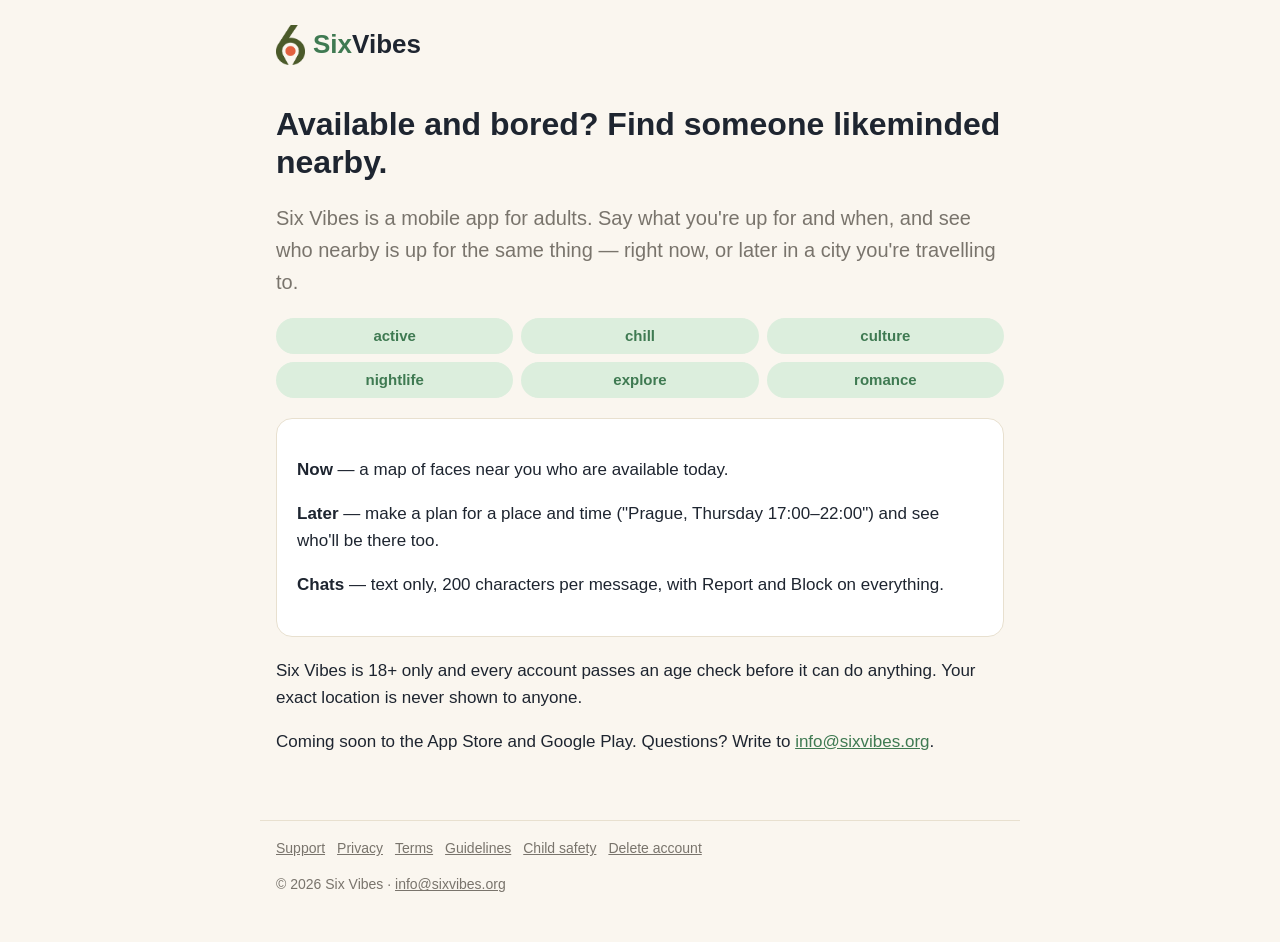
<file: index.html>
<!doctype html>
<html lang="en">
<head>
<meta charset="utf-8">
<meta name="viewport" content="width=device-width, initial-scale=1">
<title>Six Vibes</title>
<link rel="icon" href="/favicon.png">
<link rel="stylesheet" href="/style.css">
</head>
<body>
<header><a class="brand" href="/"><img src="/logo-mark.png" alt=""><span><span class="six">Six</span><span class="vibes">Vibes</span></span></a></header>
<main>
<h1>Available and bored? Find someone likeminded nearby.</h1>

<p class="lead">Six Vibes is a mobile app for adults. Say what you're up for and when, and see who nearby is up for the same thing — right now, or later in a city you're travelling to.</p>

<div class="vibes-row"><span>active</span><span>chill</span><span>culture</span><span>nightlife</span><span>explore</span><span>romance</span></div>

<div class="card">

<p><strong>Now</strong> — a map of faces near you who are available today.</p>
<p><strong>Later</strong> — make a plan for a place and time (&quot;Prague, Thursday 17:00–22:00&quot;) and see who&#39;ll be there too.</p>
<p><strong>Chats</strong> — text only, 200 characters per message, with Report and Block on everything.</p>
</div>

<p>Six Vibes is 18+ only and every account passes an age check before it can do anything. Your exact location is never shown to anyone.</p>
<p>Coming soon to the App Store and Google Play. Questions? Write to <a href="mailto:info@sixvibes.org">info@sixvibes.org</a>.</p>


</main>
<footer>
<a href="/support/">Support</a><a href="/privacy/">Privacy</a><a href="/terms/">Terms</a><a href="/community-guidelines/">Guidelines</a><a href="/child-safety/">Child safety</a><a href="/delete-account/">Delete account</a>
<p>© 2026 Six Vibes · <a href="mailto:info@sixvibes.org">info@sixvibes.org</a></p>
</footer>
</body>
</html>
</file>
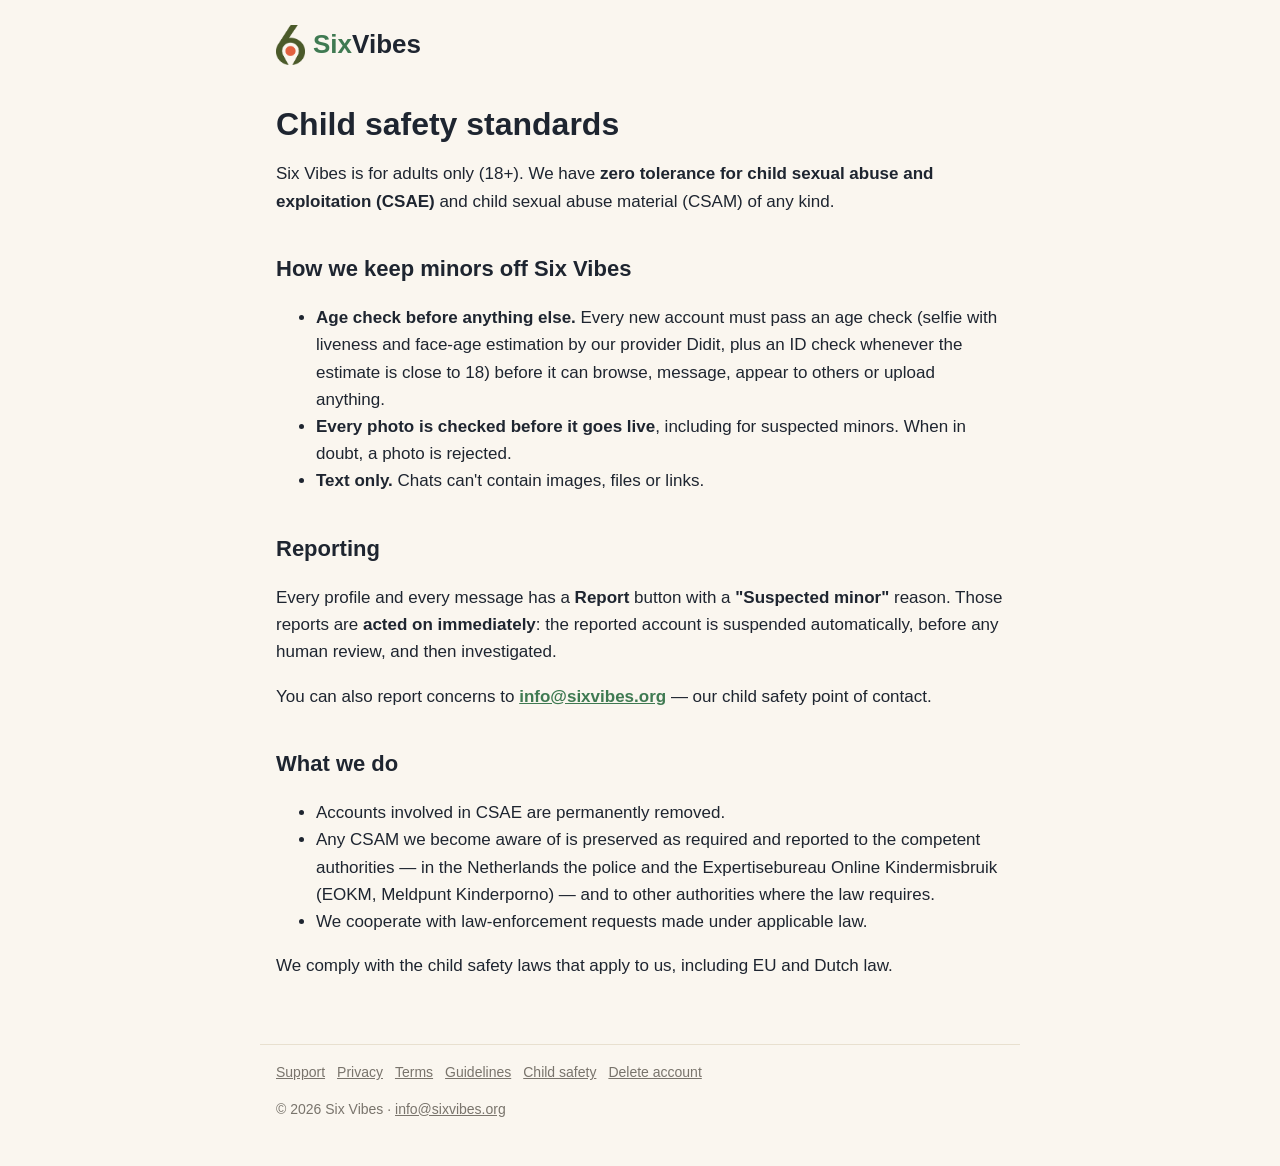
<file: child-safety/index.html>
<!doctype html>
<html lang="en">
<head>
<meta charset="utf-8">
<meta name="viewport" content="width=device-width, initial-scale=1">
<title>Child safety standards · Six Vibes</title>
<link rel="icon" href="/favicon.png">
<link rel="stylesheet" href="/style.css">
</head>
<body>
<header><a class="brand" href="/"><img src="/logo-mark.png" alt=""><span><span class="six">Six</span><span class="vibes">Vibes</span></span></a></header>
<main>
<h1>Child safety standards</h1>
<p>Six Vibes is for adults only (18+). We have <strong>zero tolerance for child sexual abuse and exploitation (CSAE)</strong> and child sexual abuse material (CSAM) of any kind.</p>
<h2>How we keep minors off Six Vibes</h2>
<ul>
<li><strong>Age check before anything else.</strong> Every new account must pass an age check (selfie with liveness and face-age estimation by our provider Didit, plus an ID check whenever the estimate is close to 18) before it can browse, message, appear to others or upload anything.</li>
<li><strong>Every photo is checked before it goes live</strong>, including for suspected minors. When in doubt, a photo is rejected.</li>
<li><strong>Text only.</strong> Chats can&#39;t contain images, files or links.</li>
</ul>
<h2>Reporting</h2>
<p>Every profile and every message has a <strong>Report</strong> button with a <strong>&quot;Suspected minor&quot;</strong> reason. Those reports are <strong>acted on immediately</strong>: the reported account is suspended automatically, before any human review, and then investigated.</p>
<p>You can also report concerns to <strong><a href="mailto:info@sixvibes.org">info@sixvibes.org</a></strong> — our child safety point of contact.</p>
<h2>What we do</h2>
<ul>
<li>Accounts involved in CSAE are permanently removed.</li>
<li>Any CSAM we become aware of is preserved as required and reported to the competent authorities — in the Netherlands the police and the Expertisebureau Online Kindermisbruik (EOKM, Meldpunt Kinderporno) — and to other authorities where the law requires.</li>
<li>We cooperate with law-enforcement requests made under applicable law.</li>
</ul>
<p>We comply with the child safety laws that apply to us, including EU and Dutch law.</p>


</main>
<footer>
<a href="/support/">Support</a><a href="/privacy/">Privacy</a><a href="/terms/">Terms</a><a href="/community-guidelines/">Guidelines</a><a href="/child-safety/">Child safety</a><a href="/delete-account/">Delete account</a>
<p>© 2026 Six Vibes · <a href="mailto:info@sixvibes.org">info@sixvibes.org</a></p>
</footer>
</body>
</html>
</file>
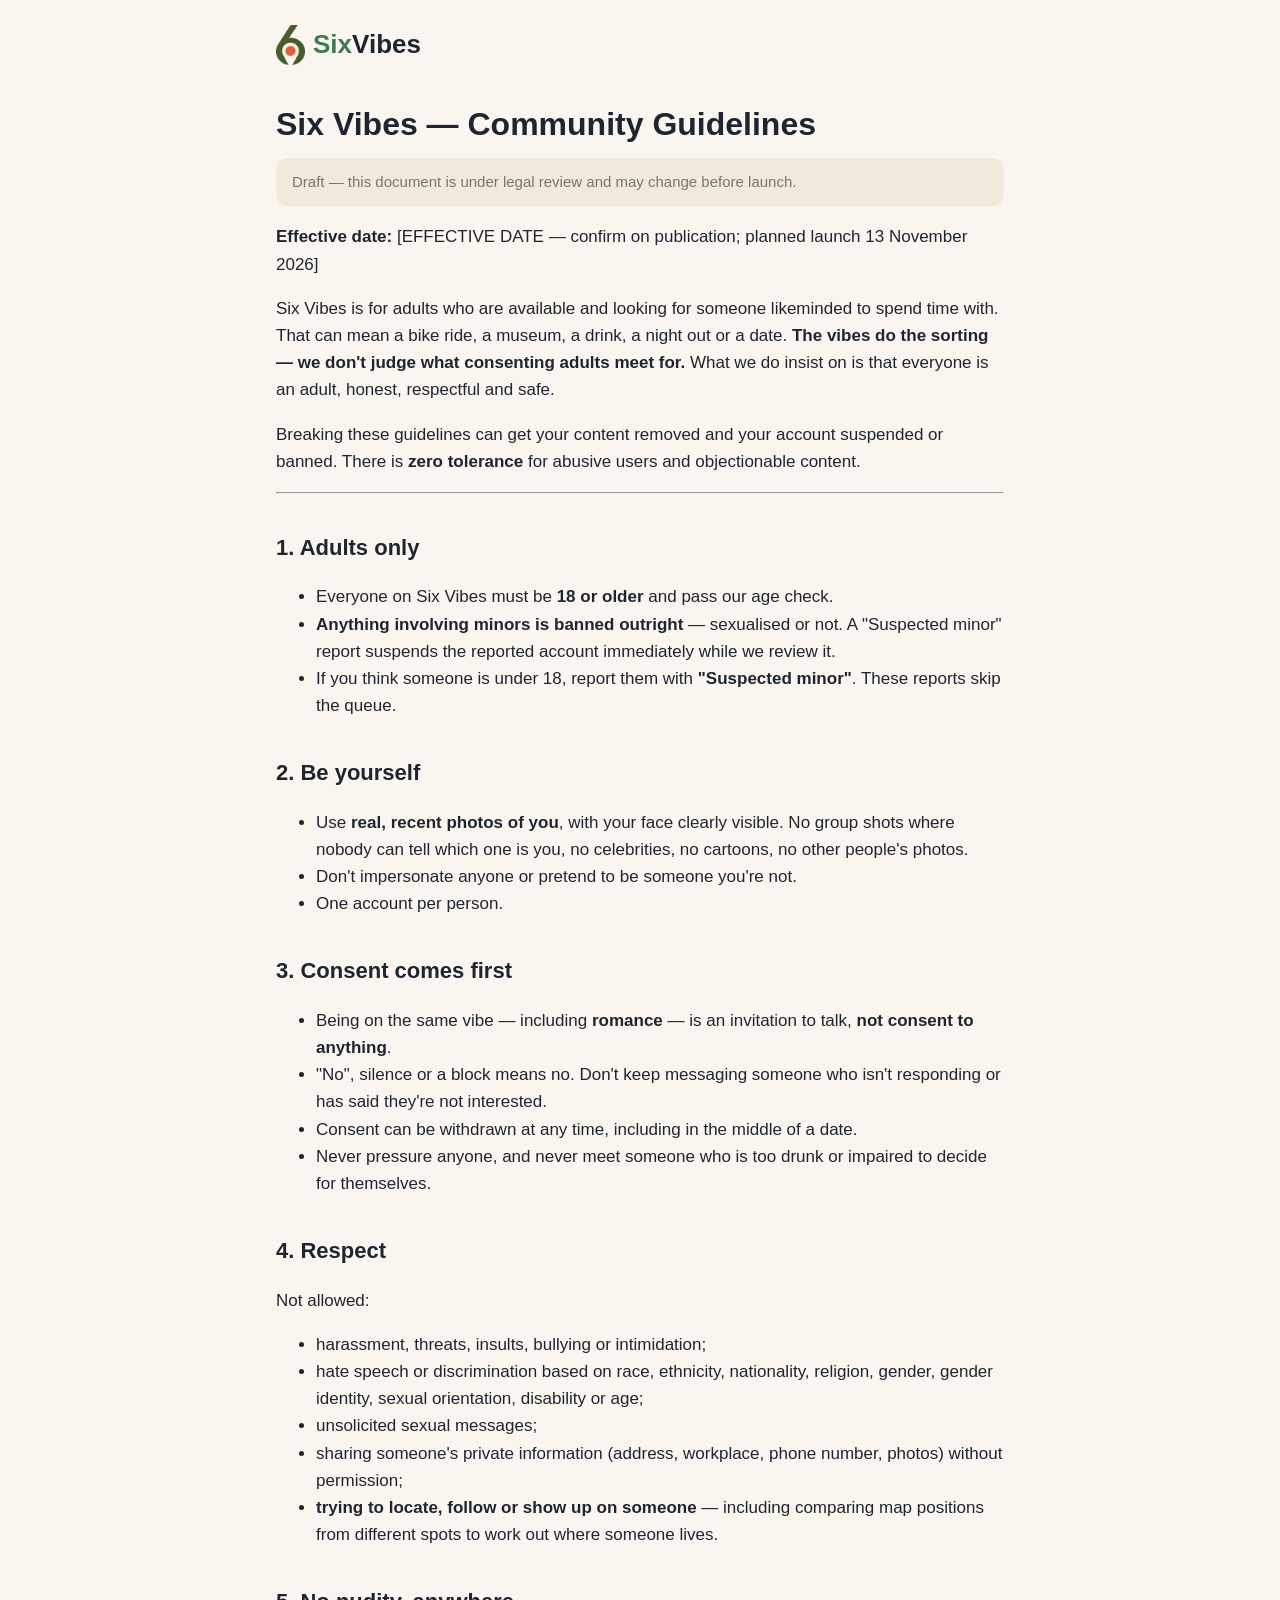
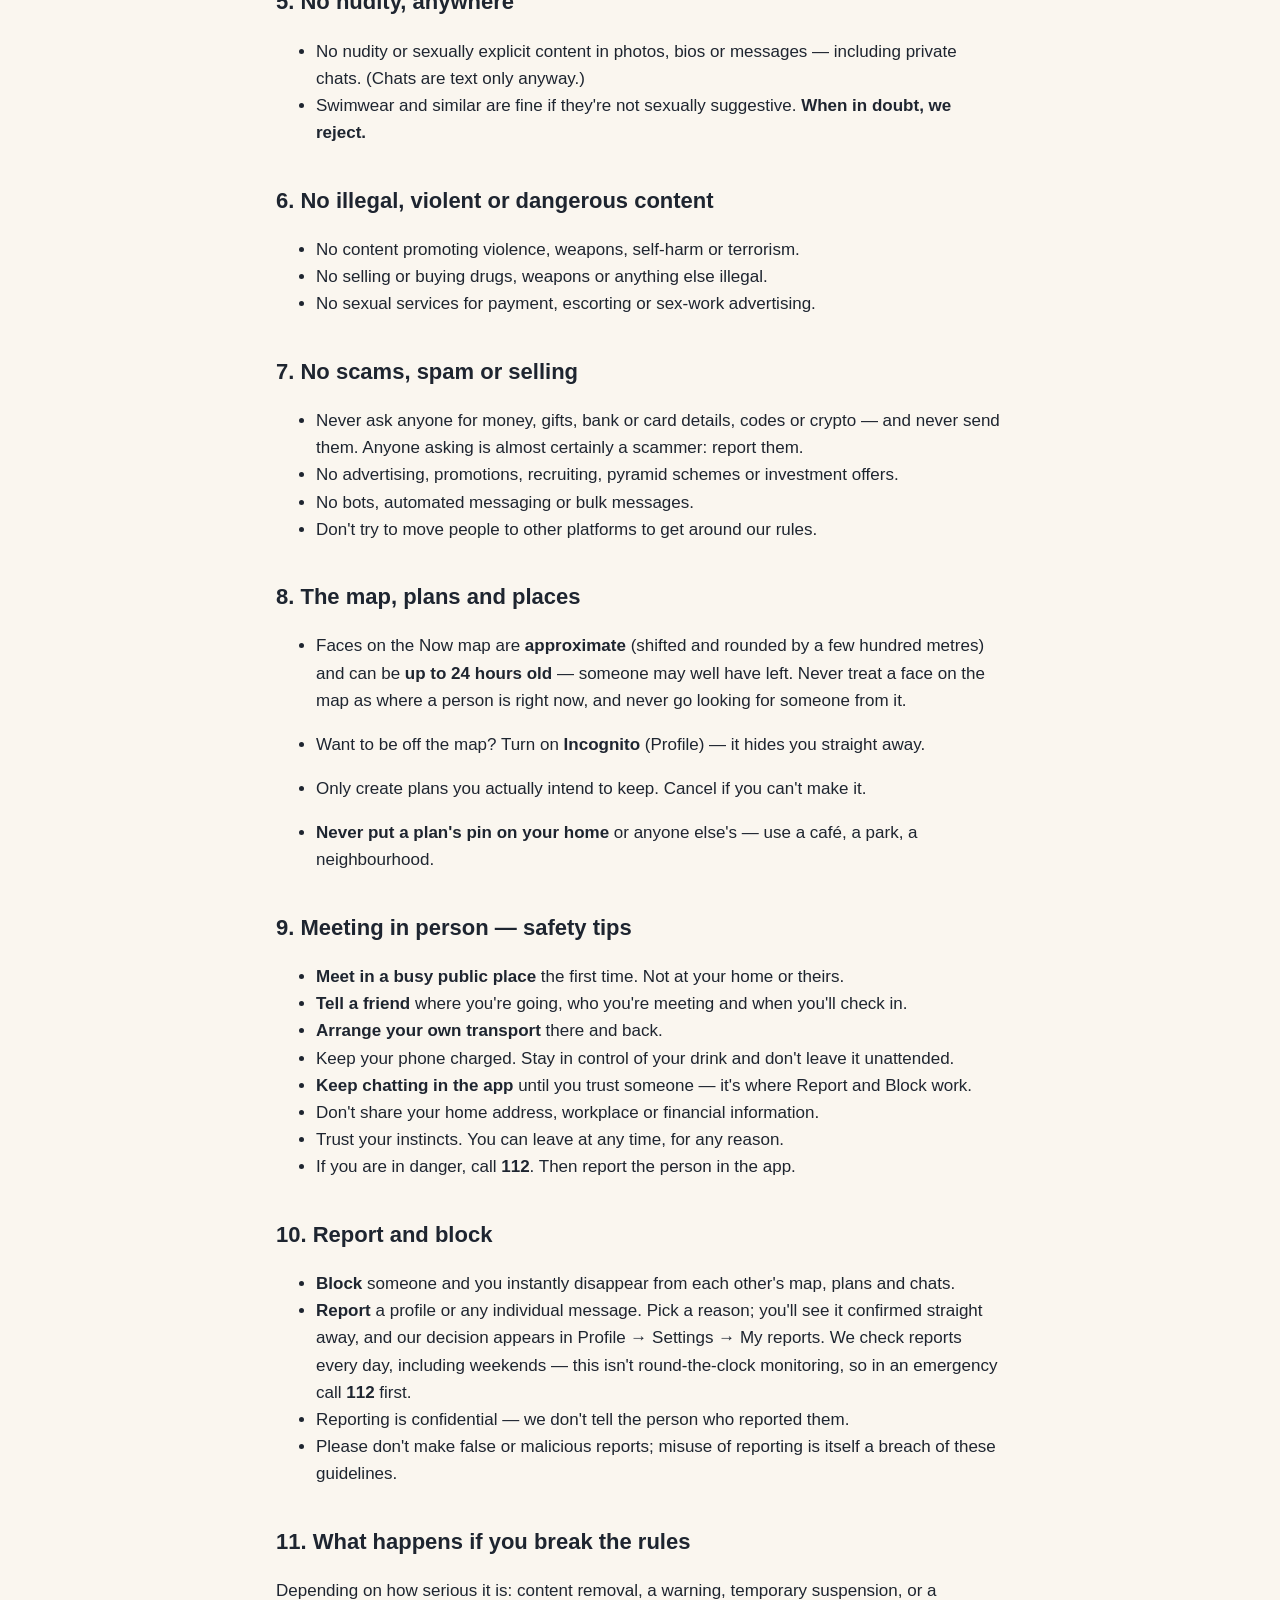
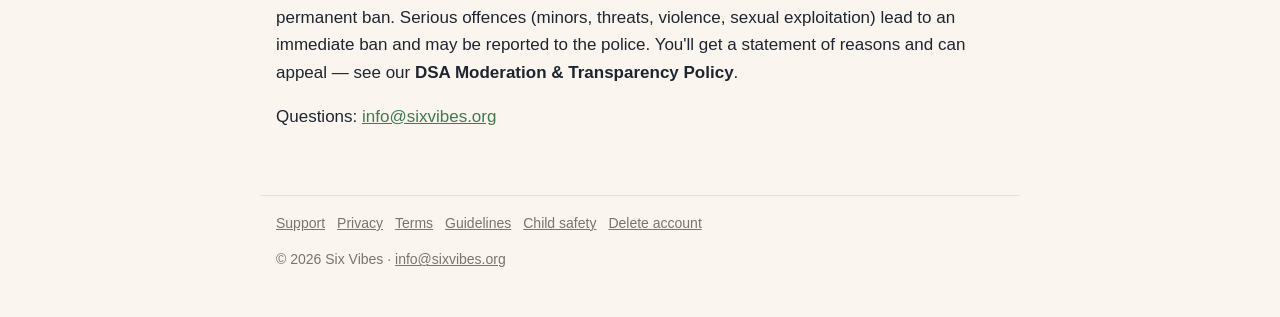
<file: community-guidelines/index.html>
<!doctype html>
<html lang="en">
<head>
<meta charset="utf-8">
<meta name="viewport" content="width=device-width, initial-scale=1">
<title>Community Guidelines · Six Vibes</title>
<link rel="icon" href="/favicon.png">
<link rel="stylesheet" href="/style.css">
</head>
<body>
<header><a class="brand" href="/"><img src="/logo-mark.png" alt=""><span><span class="six">Six</span><span class="vibes">Vibes</span></span></a></header>
<main>
<h1>Six Vibes — Community Guidelines</h1>
<p class="note">Draft — this document is under legal review and may change before launch.</p>

<p><strong>Effective date:</strong> [EFFECTIVE DATE — confirm on publication; planned launch 13 November 2026]</p>
<p>Six Vibes is for adults who are available and looking for someone likeminded to spend time with. That can mean a bike ride, a museum, a drink, a night out or a date. <strong>The vibes do the sorting — we don&#39;t judge what consenting adults meet for.</strong> What we do insist on is that everyone is an adult, honest, respectful and safe.</p>
<p>Breaking these guidelines can get your content removed and your account suspended or banned. There is <strong>zero tolerance</strong> for abusive users and objectionable content.</p>
<hr>
<h2>1. Adults only</h2>
<ul>
<li>Everyone on Six Vibes must be <strong>18 or older</strong> and pass our age check.</li>
<li><strong>Anything involving minors is banned outright</strong> — sexualised or not. A &quot;Suspected minor&quot; report suspends the reported account immediately while we review it.</li>
<li>If you think someone is under 18, report them with <strong>&quot;Suspected minor&quot;</strong>. These reports skip the queue.</li>
</ul>
<h2>2. Be yourself</h2>
<ul>
<li>Use <strong>real, recent photos of you</strong>, with your face clearly visible. No group shots where nobody can tell which one is you, no celebrities, no cartoons, no other people&#39;s photos.</li>
<li>Don&#39;t impersonate anyone or pretend to be someone you&#39;re not.</li>
<li>One account per person.</li>
</ul>
<h2>3. Consent comes first</h2>
<ul>
<li>Being on the same vibe — including <strong>romance</strong> — is an invitation to talk, <strong>not consent to anything</strong>.</li>
<li>&quot;No&quot;, silence or a block means no. Don&#39;t keep messaging someone who isn&#39;t responding or has said they&#39;re not interested.</li>
<li>Consent can be withdrawn at any time, including in the middle of a date.</li>
<li>Never pressure anyone, and never meet someone who is too drunk or impaired to decide for themselves.</li>
</ul>
<h2>4. Respect</h2>
<p>Not allowed:</p>
<ul>
<li>harassment, threats, insults, bullying or intimidation;</li>
<li>hate speech or discrimination based on race, ethnicity, nationality, religion, gender, gender identity, sexual orientation, disability or age;</li>
<li>unsolicited sexual messages;</li>
<li>sharing someone&#39;s private information (address, workplace, phone number, photos) without permission;</li>
<li><strong>trying to locate, follow or show up on someone</strong> — including comparing map positions from different spots to work out where someone lives.</li>
</ul>
<h2>5. No nudity, anywhere</h2>
<ul>
<li>No nudity or sexually explicit content in photos, bios or messages — including private chats. (Chats are text only anyway.)</li>
<li>Swimwear and similar are fine if they&#39;re not sexually suggestive. <strong>When in doubt, we reject.</strong></li>
</ul>
<h2>6. No illegal, violent or dangerous content</h2>
<ul>
<li>No content promoting violence, weapons, self-harm or terrorism.</li>
<li>No selling or buying drugs, weapons or anything else illegal.</li>
<li>No sexual services for payment, escorting or sex-work advertising.</li>
</ul>
<h2>7. No scams, spam or selling</h2>
<ul>
<li>Never ask anyone for money, gifts, bank or card details, codes or crypto — and never send them. Anyone asking is almost certainly a scammer: report them.</li>
<li>No advertising, promotions, recruiting, pyramid schemes or investment offers.</li>
<li>No bots, automated messaging or bulk messages.</li>
<li>Don&#39;t try to move people to other platforms to get around our rules.</li>
</ul>
<h2>8. The map, plans and places</h2>
<ul>
<li><p>Faces on the Now map are <strong>approximate</strong> (shifted and rounded by a few hundred metres) and can be <strong>up to 24 hours old</strong> — someone may well have left. Never treat a face on the map as where a person is right now, and never go looking for someone from it.</p>
</li>
<li><p>Want to be off the map? Turn on <strong>Incognito</strong> (Profile) — it hides you straight away.</p>
</li>
<li><p>Only create plans you actually intend to keep. Cancel if you can&#39;t make it.</p>
</li>
<li><p><strong>Never put a plan&#39;s pin on your home</strong> or anyone else&#39;s — use a café, a park, a neighbourhood.</p>
</li>
</ul>
<h2>9. Meeting in person — safety tips</h2>
<ul>
<li><strong>Meet in a busy public place</strong> the first time. Not at your home or theirs.</li>
<li><strong>Tell a friend</strong> where you&#39;re going, who you&#39;re meeting and when you&#39;ll check in.</li>
<li><strong>Arrange your own transport</strong> there and back.</li>
<li>Keep your phone charged. Stay in control of your drink and don&#39;t leave it unattended.</li>
<li><strong>Keep chatting in the app</strong> until you trust someone — it&#39;s where Report and Block work.</li>
<li>Don&#39;t share your home address, workplace or financial information.</li>
<li>Trust your instincts. You can leave at any time, for any reason.</li>
<li>If you are in danger, call <strong>112</strong>. Then report the person in the app.</li>
</ul>
<h2>10. Report and block</h2>
<ul>
<li><strong>Block</strong> someone and you instantly disappear from each other&#39;s map, plans and chats.</li>
<li><strong>Report</strong> a profile or any individual message. Pick a reason; you&#39;ll see it confirmed straight away, and our decision appears in Profile → Settings → My reports. We check reports every day, including weekends — this isn&#39;t round-the-clock monitoring, so in an emergency call <strong>112</strong> first.</li>
<li>Reporting is confidential — we don&#39;t tell the person who reported them.</li>
<li>Please don&#39;t make false or malicious reports; misuse of reporting is itself a breach of these guidelines.</li>
</ul>
<h2>11. What happens if you break the rules</h2>
<p>Depending on how serious it is: content removal, a warning, temporary suspension, or a permanent ban. Serious offences (minors, threats, violence, sexual exploitation) lead to an immediate ban and may be reported to the police. You&#39;ll get a statement of reasons and can appeal — see our <strong>DSA Moderation &amp; Transparency Policy</strong>.</p>
<p>Questions: <a href="mailto:info@sixvibes.org">info@sixvibes.org</a></p>


</main>
<footer>
<a href="/support/">Support</a><a href="/privacy/">Privacy</a><a href="/terms/">Terms</a><a href="/community-guidelines/">Guidelines</a><a href="/child-safety/">Child safety</a><a href="/delete-account/">Delete account</a>
<p>© 2026 Six Vibes · <a href="mailto:info@sixvibes.org">info@sixvibes.org</a></p>
</footer>
</body>
</html>
</file>
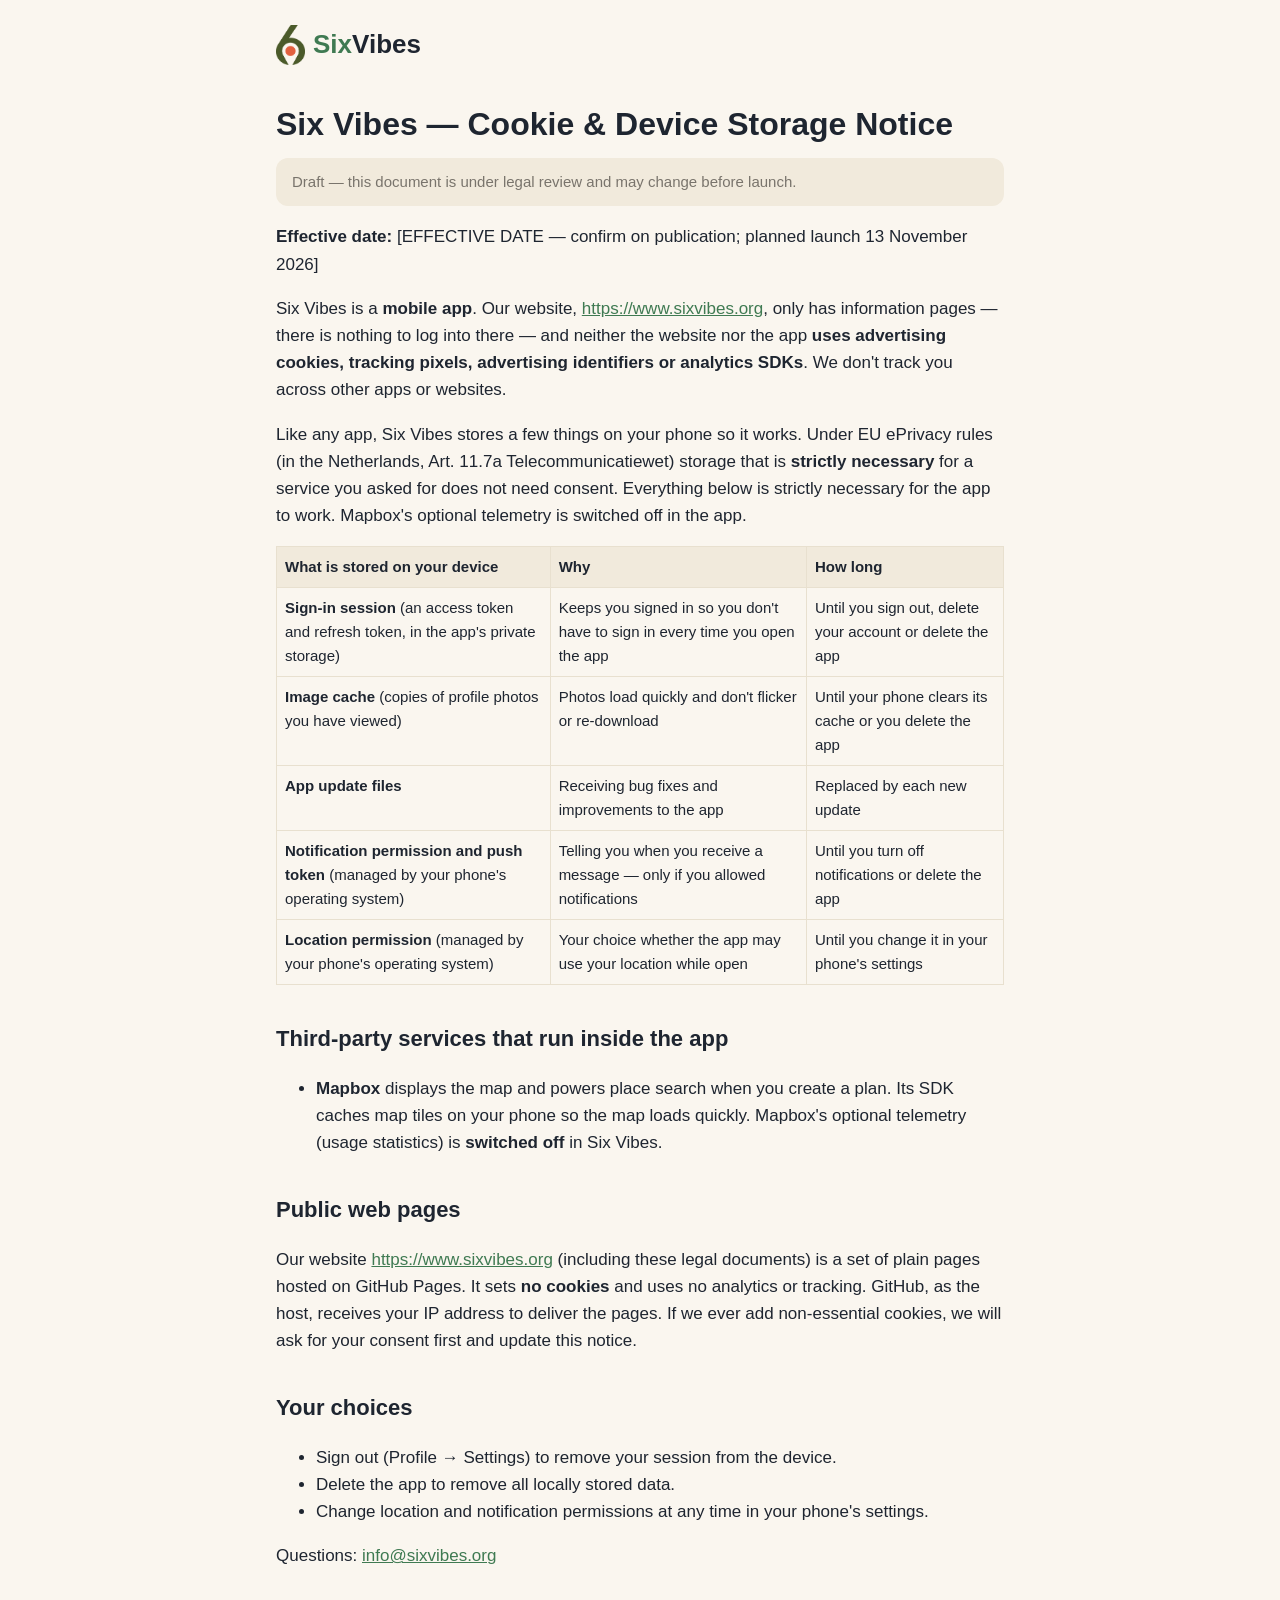
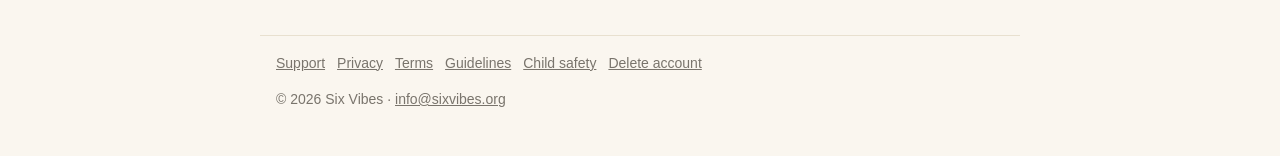
<file: cookies/index.html>
<!doctype html>
<html lang="en">
<head>
<meta charset="utf-8">
<meta name="viewport" content="width=device-width, initial-scale=1">
<title>Cookie &amp; Device Storage Notice · Six Vibes</title>
<link rel="icon" href="/favicon.png">
<link rel="stylesheet" href="/style.css">
</head>
<body>
<header><a class="brand" href="/"><img src="/logo-mark.png" alt=""><span><span class="six">Six</span><span class="vibes">Vibes</span></span></a></header>
<main>
<h1>Six Vibes — Cookie &amp; Device Storage Notice</h1>
<p class="note">Draft — this document is under legal review and may change before launch.</p>

<p><strong>Effective date:</strong> [EFFECTIVE DATE — confirm on publication; planned launch 13 November 2026]</p>
<p>Six Vibes is a <strong>mobile app</strong>. Our website, <a href="https://www.sixvibes.org">https://www.sixvibes.org</a>, only has information pages — there is nothing to log into there — and neither the website nor the app <strong>uses advertising cookies, tracking pixels, advertising identifiers or analytics SDKs</strong>. We don&#39;t track you across other apps or websites.</p>
<p>Like any app, Six Vibes stores a few things on your phone so it works. Under EU ePrivacy rules (in the Netherlands, Art. 11.7a Telecommunicatiewet) storage that is <strong>strictly necessary</strong> for a service you asked for does not need consent. Everything below is strictly necessary for the app to work. Mapbox&#39;s optional telemetry is switched off in the app.</p>
<table>
<thead>
<tr>
<th>What is stored on your device</th>
<th>Why</th>
<th>How long</th>
</tr>
</thead>
<tbody><tr>
<td><strong>Sign-in session</strong> (an access token and refresh token, in the app&#39;s private storage)</td>
<td>Keeps you signed in so you don&#39;t have to sign in every time you open the app</td>
<td>Until you sign out, delete your account or delete the app</td>
</tr>
<tr>
<td><strong>Image cache</strong> (copies of profile photos you have viewed)</td>
<td>Photos load quickly and don&#39;t flicker or re-download</td>
<td>Until your phone clears its cache or you delete the app</td>
</tr>
<tr>
<td><strong>App update files</strong></td>
<td>Receiving bug fixes and improvements to the app</td>
<td>Replaced by each new update</td>
</tr>
<tr>
<td><strong>Notification permission and push token</strong> (managed by your phone&#39;s operating system)</td>
<td>Telling you when you receive a message — only if you allowed notifications</td>
<td>Until you turn off notifications or delete the app</td>
</tr>
<tr>
<td><strong>Location permission</strong> (managed by your phone&#39;s operating system)</td>
<td>Your choice whether the app may use your location while open</td>
<td>Until you change it in your phone&#39;s settings</td>
</tr>
</tbody></table>
<h2>Third-party services that run inside the app</h2>
<ul>
<li><strong>Mapbox</strong> displays the map and powers place search when you create a plan. Its SDK caches map tiles on your phone so the map loads quickly. Mapbox&#39;s optional telemetry (usage statistics) is <strong>switched off</strong> in Six Vibes.</li>
</ul>
<h2>Public web pages</h2>
<p>Our website <a href="https://www.sixvibes.org">https://www.sixvibes.org</a> (including these legal documents) is a set of plain pages hosted on GitHub Pages. It sets <strong>no cookies</strong> and uses no analytics or tracking. GitHub, as the host, receives your IP address to deliver the pages. If we ever add non-essential cookies, we will ask for your consent first and update this notice.</p>
<h2>Your choices</h2>
<ul>
<li>Sign out (Profile → Settings) to remove your session from the device.</li>
<li>Delete the app to remove all locally stored data.</li>
<li>Change location and notification permissions at any time in your phone&#39;s settings.</li>
</ul>
<p>Questions: <a href="mailto:info@sixvibes.org">info@sixvibes.org</a></p>


</main>
<footer>
<a href="/support/">Support</a><a href="/privacy/">Privacy</a><a href="/terms/">Terms</a><a href="/community-guidelines/">Guidelines</a><a href="/child-safety/">Child safety</a><a href="/delete-account/">Delete account</a>
<p>© 2026 Six Vibes · <a href="mailto:info@sixvibes.org">info@sixvibes.org</a></p>
</footer>
</body>
</html>
</file>
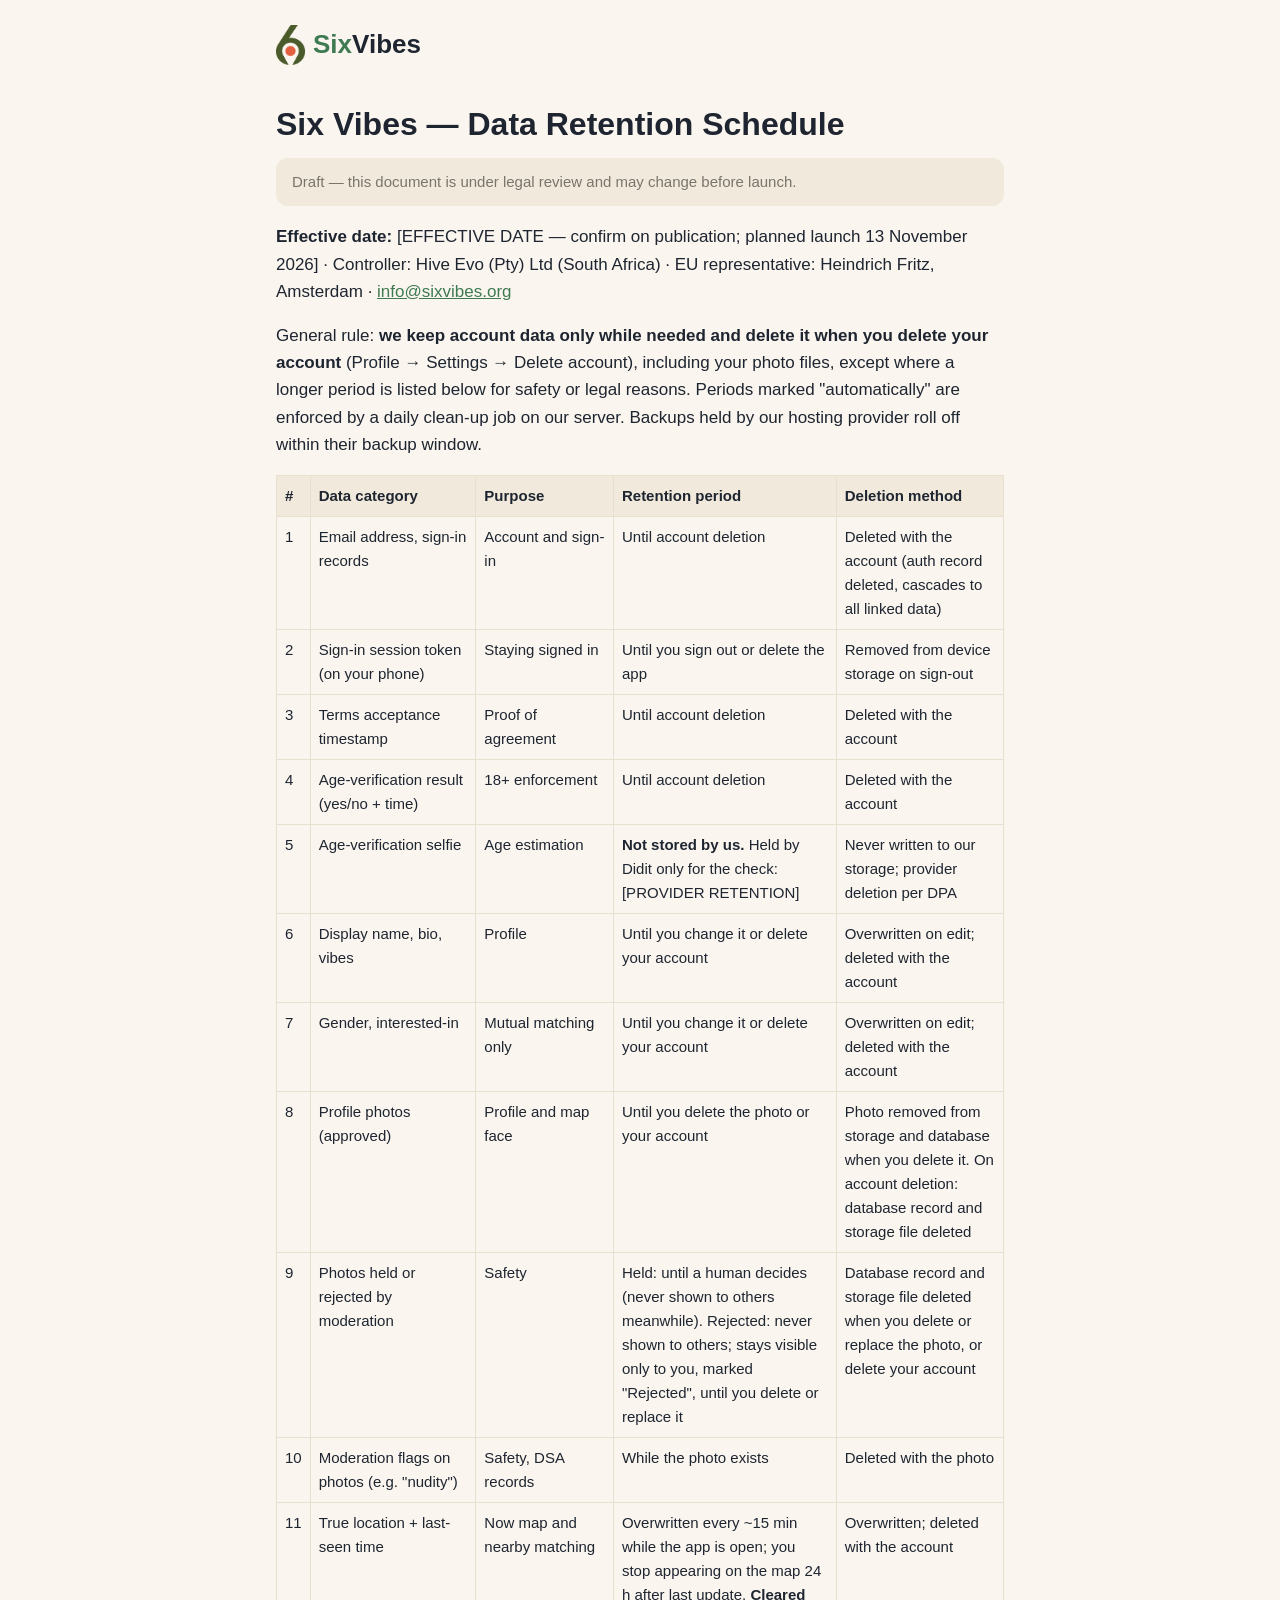
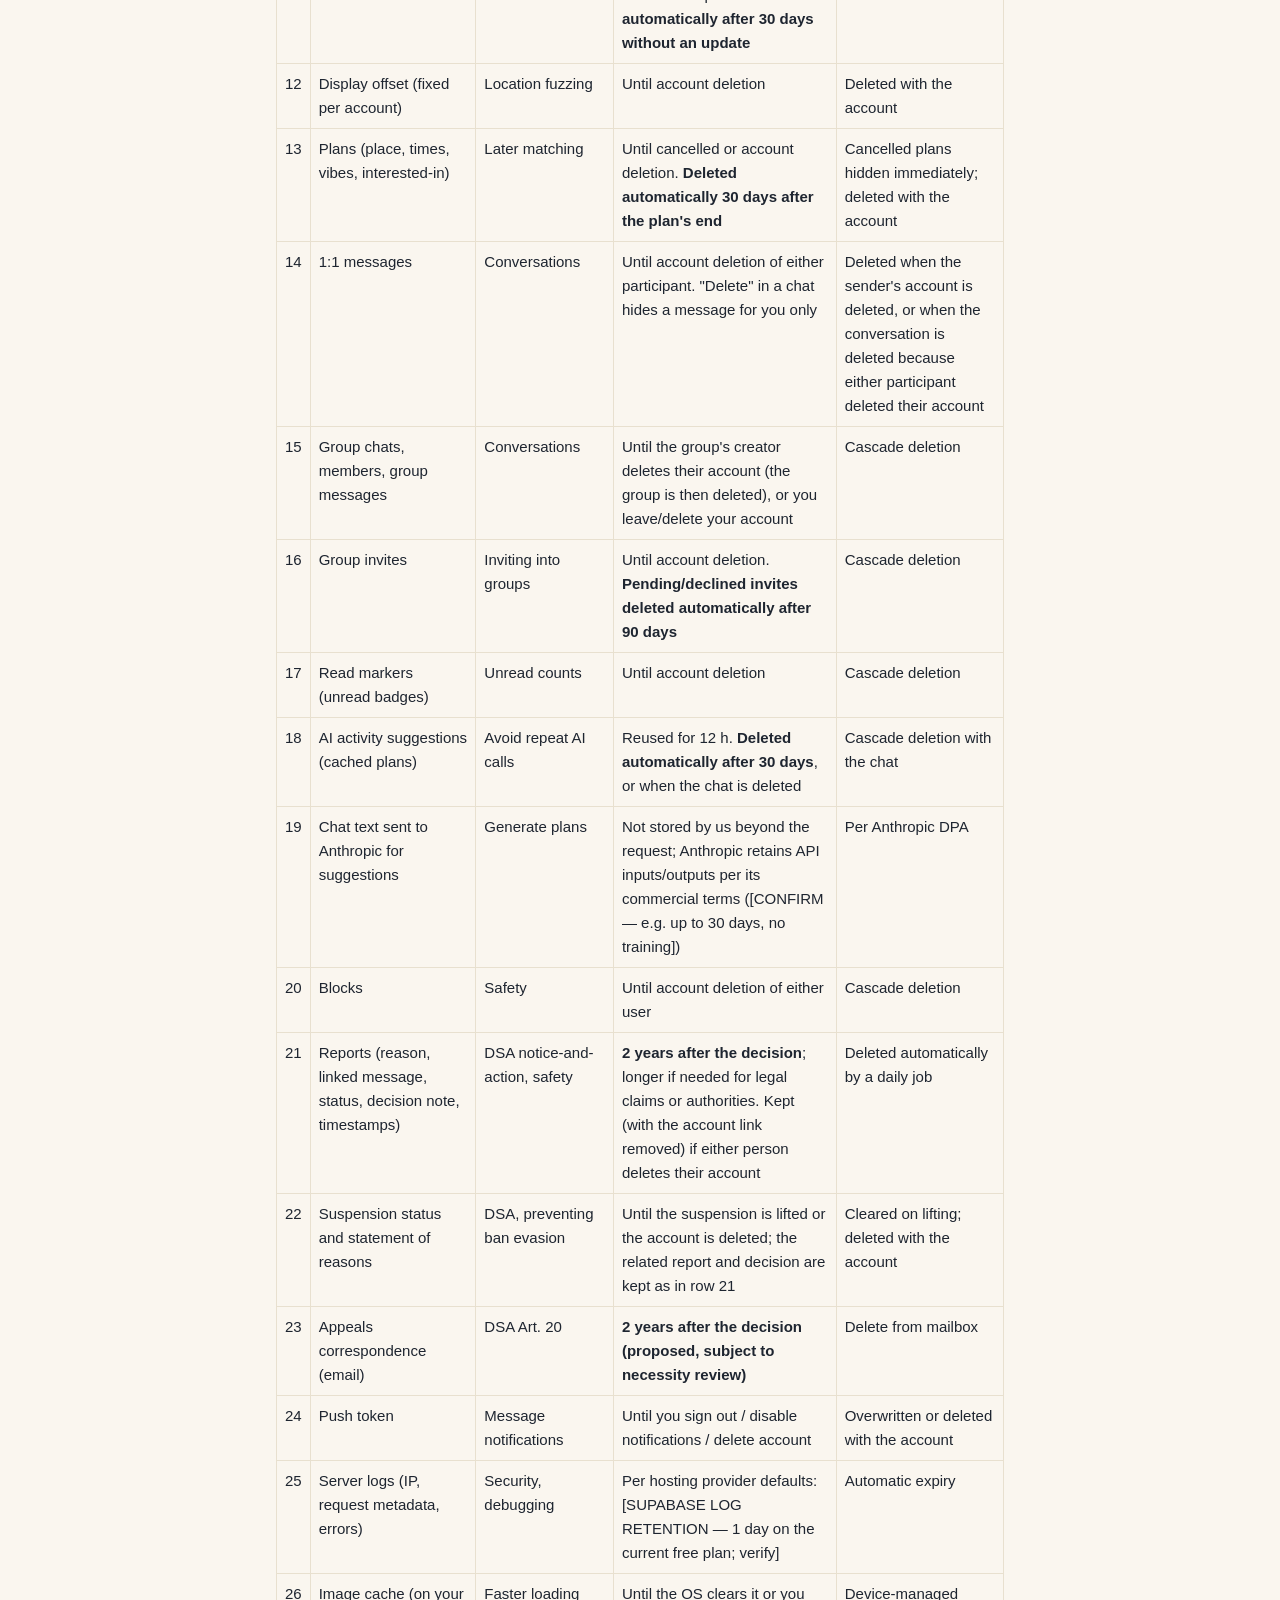
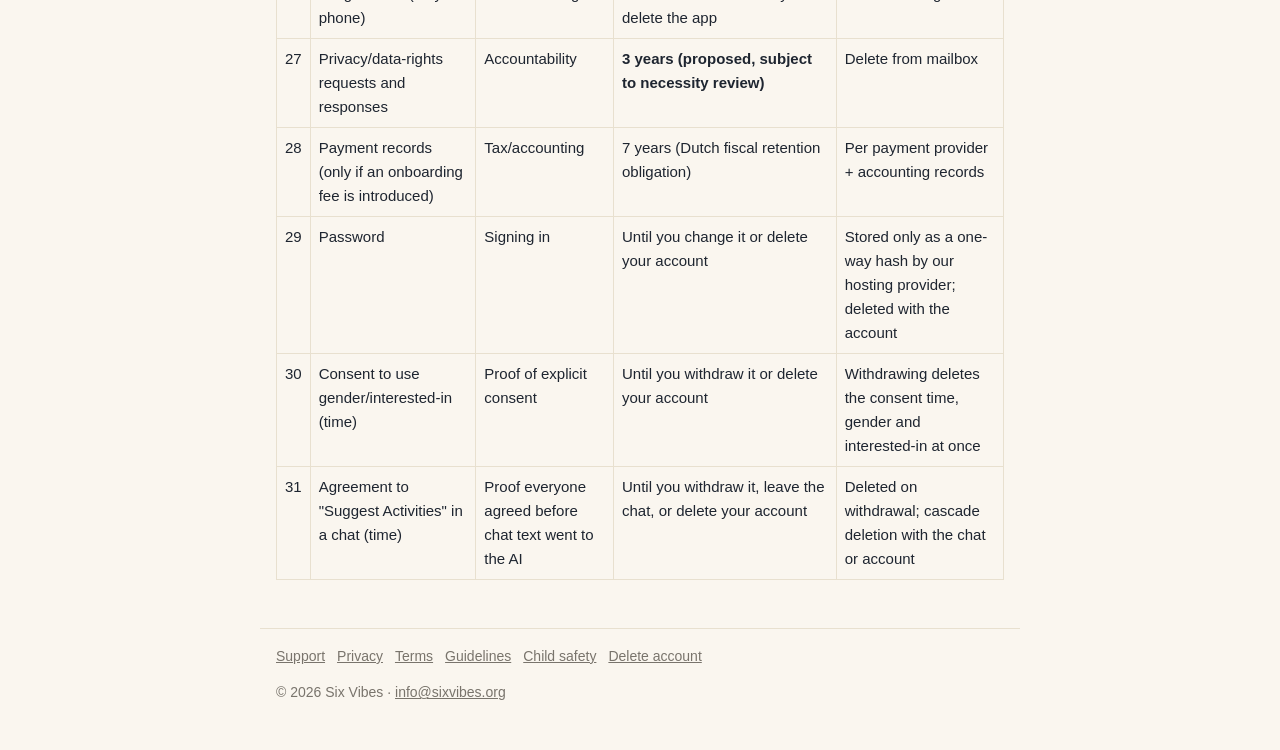
<file: data-retention/index.html>
<!doctype html>
<html lang="en">
<head>
<meta charset="utf-8">
<meta name="viewport" content="width=device-width, initial-scale=1">
<title>Data Retention Schedule · Six Vibes</title>
<link rel="icon" href="/favicon.png">
<link rel="stylesheet" href="/style.css">
</head>
<body>
<header><a class="brand" href="/"><img src="/logo-mark.png" alt=""><span><span class="six">Six</span><span class="vibes">Vibes</span></span></a></header>
<main>
<h1>Six Vibes — Data Retention Schedule</h1>
<p class="note">Draft — this document is under legal review and may change before launch.</p>

<p><strong>Effective date:</strong> [EFFECTIVE DATE — confirm on publication; planned launch 13 November 2026] · Controller: Hive Evo (Pty) Ltd (South Africa) · EU representative: Heindrich Fritz, Amsterdam · <a href="mailto:info@sixvibes.org">info@sixvibes.org</a></p>
<p>General rule: <strong>we keep account data only while needed and delete it when you delete your account</strong> (Profile → Settings → Delete account), including your photo files, except where a longer period is listed below for safety or legal reasons. Periods marked &quot;automatically&quot; are enforced by a daily clean-up job on our server. Backups held by our hosting provider roll off within their backup window.</p>
<table>
<thead>
<tr>
<th>#</th>
<th>Data category</th>
<th>Purpose</th>
<th>Retention period</th>
<th>Deletion method</th>
</tr>
</thead>
<tbody><tr>
<td>1</td>
<td>Email address, sign-in records</td>
<td>Account and sign-in</td>
<td>Until account deletion</td>
<td>Deleted with the account (auth record deleted, cascades to all linked data)</td>
</tr>
<tr>
<td>2</td>
<td>Sign-in session token (on your phone)</td>
<td>Staying signed in</td>
<td>Until you sign out or delete the app</td>
<td>Removed from device storage on sign-out</td>
</tr>
<tr>
<td>3</td>
<td>Terms acceptance timestamp</td>
<td>Proof of agreement</td>
<td>Until account deletion</td>
<td>Deleted with the account</td>
</tr>
<tr>
<td>4</td>
<td>Age-verification result (yes/no + time)</td>
<td>18+ enforcement</td>
<td>Until account deletion</td>
<td>Deleted with the account</td>
</tr>
<tr>
<td>5</td>
<td>Age-verification selfie</td>
<td>Age estimation</td>
<td><strong>Not stored by us.</strong> Held by Didit only for the check: [PROVIDER RETENTION]</td>
<td>Never written to our storage; provider deletion per DPA</td>
</tr>
<tr>
<td>6</td>
<td>Display name, bio, vibes</td>
<td>Profile</td>
<td>Until you change it or delete your account</td>
<td>Overwritten on edit; deleted with the account</td>
</tr>
<tr>
<td>7</td>
<td>Gender, interested-in</td>
<td>Mutual matching only</td>
<td>Until you change it or delete your account</td>
<td>Overwritten on edit; deleted with the account</td>
</tr>
<tr>
<td>8</td>
<td>Profile photos (approved)</td>
<td>Profile and map face</td>
<td>Until you delete the photo or your account</td>
<td>Photo removed from storage and database when you delete it. On account deletion: database record and storage file deleted</td>
</tr>
<tr>
<td>9</td>
<td>Photos held or rejected by moderation</td>
<td>Safety</td>
<td>Held: until a human decides (never shown to others meanwhile). Rejected: never shown to others; stays visible only to you, marked &quot;Rejected&quot;, until you delete or replace it</td>
<td>Database record and storage file deleted when you delete or replace the photo, or delete your account</td>
</tr>
<tr>
<td>10</td>
<td>Moderation flags on photos (e.g. &quot;nudity&quot;)</td>
<td>Safety, DSA records</td>
<td>While the photo exists</td>
<td>Deleted with the photo</td>
</tr>
<tr>
<td>11</td>
<td>True location + last-seen time</td>
<td>Now map and nearby matching</td>
<td>Overwritten every ~15 min while the app is open; you stop appearing on the map 24 h after last update. <strong>Cleared automatically after 30 days without an update</strong></td>
<td>Overwritten; deleted with the account</td>
</tr>
<tr>
<td>12</td>
<td>Display offset (fixed per account)</td>
<td>Location fuzzing</td>
<td>Until account deletion</td>
<td>Deleted with the account</td>
</tr>
<tr>
<td>13</td>
<td>Plans (place, times, vibes, interested-in)</td>
<td>Later matching</td>
<td>Until cancelled or account deletion. <strong>Deleted automatically 30 days after the plan&#39;s end</strong></td>
<td>Cancelled plans hidden immediately; deleted with the account</td>
</tr>
<tr>
<td>14</td>
<td>1:1 messages</td>
<td>Conversations</td>
<td>Until account deletion of either participant. &quot;Delete&quot; in a chat hides a message for you only</td>
<td>Deleted when the sender&#39;s account is deleted, or when the conversation is deleted because either participant deleted their account</td>
</tr>
<tr>
<td>15</td>
<td>Group chats, members, group messages</td>
<td>Conversations</td>
<td>Until the group&#39;s creator deletes their account (the group is then deleted), or you leave/delete your account</td>
<td>Cascade deletion</td>
</tr>
<tr>
<td>16</td>
<td>Group invites</td>
<td>Inviting into groups</td>
<td>Until account deletion. <strong>Pending/declined invites deleted automatically after 90 days</strong></td>
<td>Cascade deletion</td>
</tr>
<tr>
<td>17</td>
<td>Read markers (unread badges)</td>
<td>Unread counts</td>
<td>Until account deletion</td>
<td>Cascade deletion</td>
</tr>
<tr>
<td>18</td>
<td>AI activity suggestions (cached plans)</td>
<td>Avoid repeat AI calls</td>
<td>Reused for 12 h. <strong>Deleted automatically after 30 days</strong>, or when the chat is deleted</td>
<td>Cascade deletion with the chat</td>
</tr>
<tr>
<td>19</td>
<td>Chat text sent to Anthropic for suggestions</td>
<td>Generate plans</td>
<td>Not stored by us beyond the request; Anthropic retains API inputs/outputs per its commercial terms ([CONFIRM — e.g. up to 30 days, no training])</td>
<td>Per Anthropic DPA</td>
</tr>
<tr>
<td>20</td>
<td>Blocks</td>
<td>Safety</td>
<td>Until account deletion of either user</td>
<td>Cascade deletion</td>
</tr>
<tr>
<td>21</td>
<td>Reports (reason, linked message, status, decision note, timestamps)</td>
<td>DSA notice-and-action, safety</td>
<td><strong>2 years after the decision</strong>; longer if needed for legal claims or authorities. Kept (with the account link removed) if either person deletes their account</td>
<td>Deleted automatically by a daily job</td>
</tr>
<tr>
<td>22</td>
<td>Suspension status and statement of reasons</td>
<td>DSA, preventing ban evasion</td>
<td>Until the suspension is lifted or the account is deleted; the related report and decision are kept as in row 21</td>
<td>Cleared on lifting; deleted with the account</td>
</tr>
<tr>
<td>23</td>
<td>Appeals correspondence (email)</td>
<td>DSA Art. 20</td>
<td><strong>2 years after the decision (proposed, subject to necessity review)</strong></td>
<td>Delete from mailbox</td>
</tr>
<tr>
<td>24</td>
<td>Push token</td>
<td>Message notifications</td>
<td>Until you sign out / disable notifications / delete account</td>
<td>Overwritten or deleted with the account</td>
</tr>
<tr>
<td>25</td>
<td>Server logs (IP, request metadata, errors)</td>
<td>Security, debugging</td>
<td>Per hosting provider defaults: [SUPABASE LOG RETENTION — 1 day on the current free plan; verify]</td>
<td>Automatic expiry</td>
</tr>
<tr>
<td>26</td>
<td>Image cache (on your phone)</td>
<td>Faster loading</td>
<td>Until the OS clears it or you delete the app</td>
<td>Device-managed</td>
</tr>
<tr>
<td>27</td>
<td>Privacy/data-rights requests and responses</td>
<td>Accountability</td>
<td><strong>3 years (proposed, subject to necessity review)</strong></td>
<td>Delete from mailbox</td>
</tr>
<tr>
<td>28</td>
<td>Payment records (only if an onboarding fee is introduced)</td>
<td>Tax/accounting</td>
<td>7 years (Dutch fiscal retention obligation)</td>
<td>Per payment provider + accounting records</td>
</tr>
<tr>
<td>29</td>
<td>Password</td>
<td>Signing in</td>
<td>Until you change it or delete your account</td>
<td>Stored only as a one-way hash by our hosting provider; deleted with the account</td>
</tr>
<tr>
<td>30</td>
<td>Consent to use gender/interested-in (time)</td>
<td>Proof of explicit consent</td>
<td>Until you withdraw it or delete your account</td>
<td>Withdrawing deletes the consent time, gender and interested-in at once</td>
</tr>
<tr>
<td>31</td>
<td>Agreement to &quot;Suggest Activities&quot; in a chat (time)</td>
<td>Proof everyone agreed before chat text went to the AI</td>
<td>Until you withdraw it, leave the chat, or delete your account</td>
<td>Deleted on withdrawal; cascade deletion with the chat or account</td>
</tr>
</tbody></table>


</main>
<footer>
<a href="/support/">Support</a><a href="/privacy/">Privacy</a><a href="/terms/">Terms</a><a href="/community-guidelines/">Guidelines</a><a href="/child-safety/">Child safety</a><a href="/delete-account/">Delete account</a>
<p>© 2026 Six Vibes · <a href="mailto:info@sixvibes.org">info@sixvibes.org</a></p>
</footer>
</body>
</html>
</file>
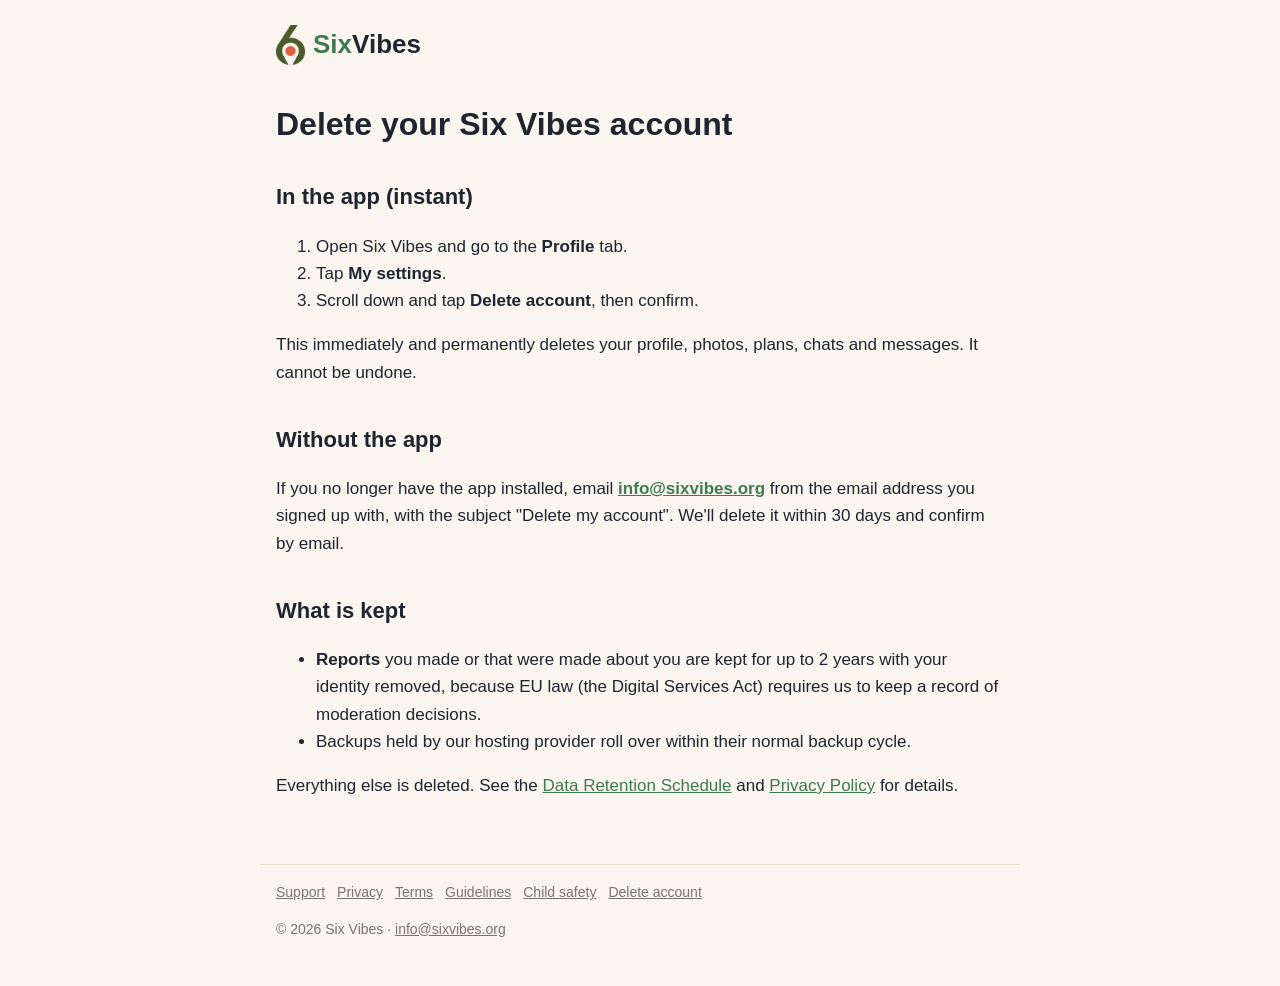
<file: delete-account/index.html>
<!doctype html>
<html lang="en">
<head>
<meta charset="utf-8">
<meta name="viewport" content="width=device-width, initial-scale=1">
<title>Delete your account · Six Vibes</title>
<link rel="icon" href="/favicon.png">
<link rel="stylesheet" href="/style.css">
</head>
<body>
<header><a class="brand" href="/"><img src="/logo-mark.png" alt=""><span><span class="six">Six</span><span class="vibes">Vibes</span></span></a></header>
<main>
<h1>Delete your Six Vibes account</h1>
<h2>In the app (instant)</h2>
<ol>
<li>Open Six Vibes and go to the <strong>Profile</strong> tab.</li>
<li>Tap <strong>My settings</strong>.</li>
<li>Scroll down and tap <strong>Delete account</strong>, then confirm.</li>
</ol>
<p>This immediately and permanently deletes your profile, photos, plans, chats and messages. It cannot be undone.</p>
<h2>Without the app</h2>
<p>If you no longer have the app installed, email <strong><a href="mailto:info@sixvibes.org">info@sixvibes.org</a></strong> from the email address you signed up with, with the subject &quot;Delete my account&quot;. We&#39;ll delete it within 30 days and confirm by email.</p>
<h2>What is kept</h2>
<ul>
<li><strong>Reports</strong> you made or that were made about you are kept for up to 2 years with your identity removed, because EU law (the Digital Services Act) requires us to keep a record of moderation decisions.</li>
<li>Backups held by our hosting provider roll over within their normal backup cycle.</li>
</ul>
<p>Everything else is deleted. See the <a href="/data-retention/">Data Retention Schedule</a> and <a href="/privacy/">Privacy Policy</a> for details.</p>


</main>
<footer>
<a href="/support/">Support</a><a href="/privacy/">Privacy</a><a href="/terms/">Terms</a><a href="/community-guidelines/">Guidelines</a><a href="/child-safety/">Child safety</a><a href="/delete-account/">Delete account</a>
<p>© 2026 Six Vibes · <a href="mailto:info@sixvibes.org">info@sixvibes.org</a></p>
</footer>
</body>
</html>
</file>
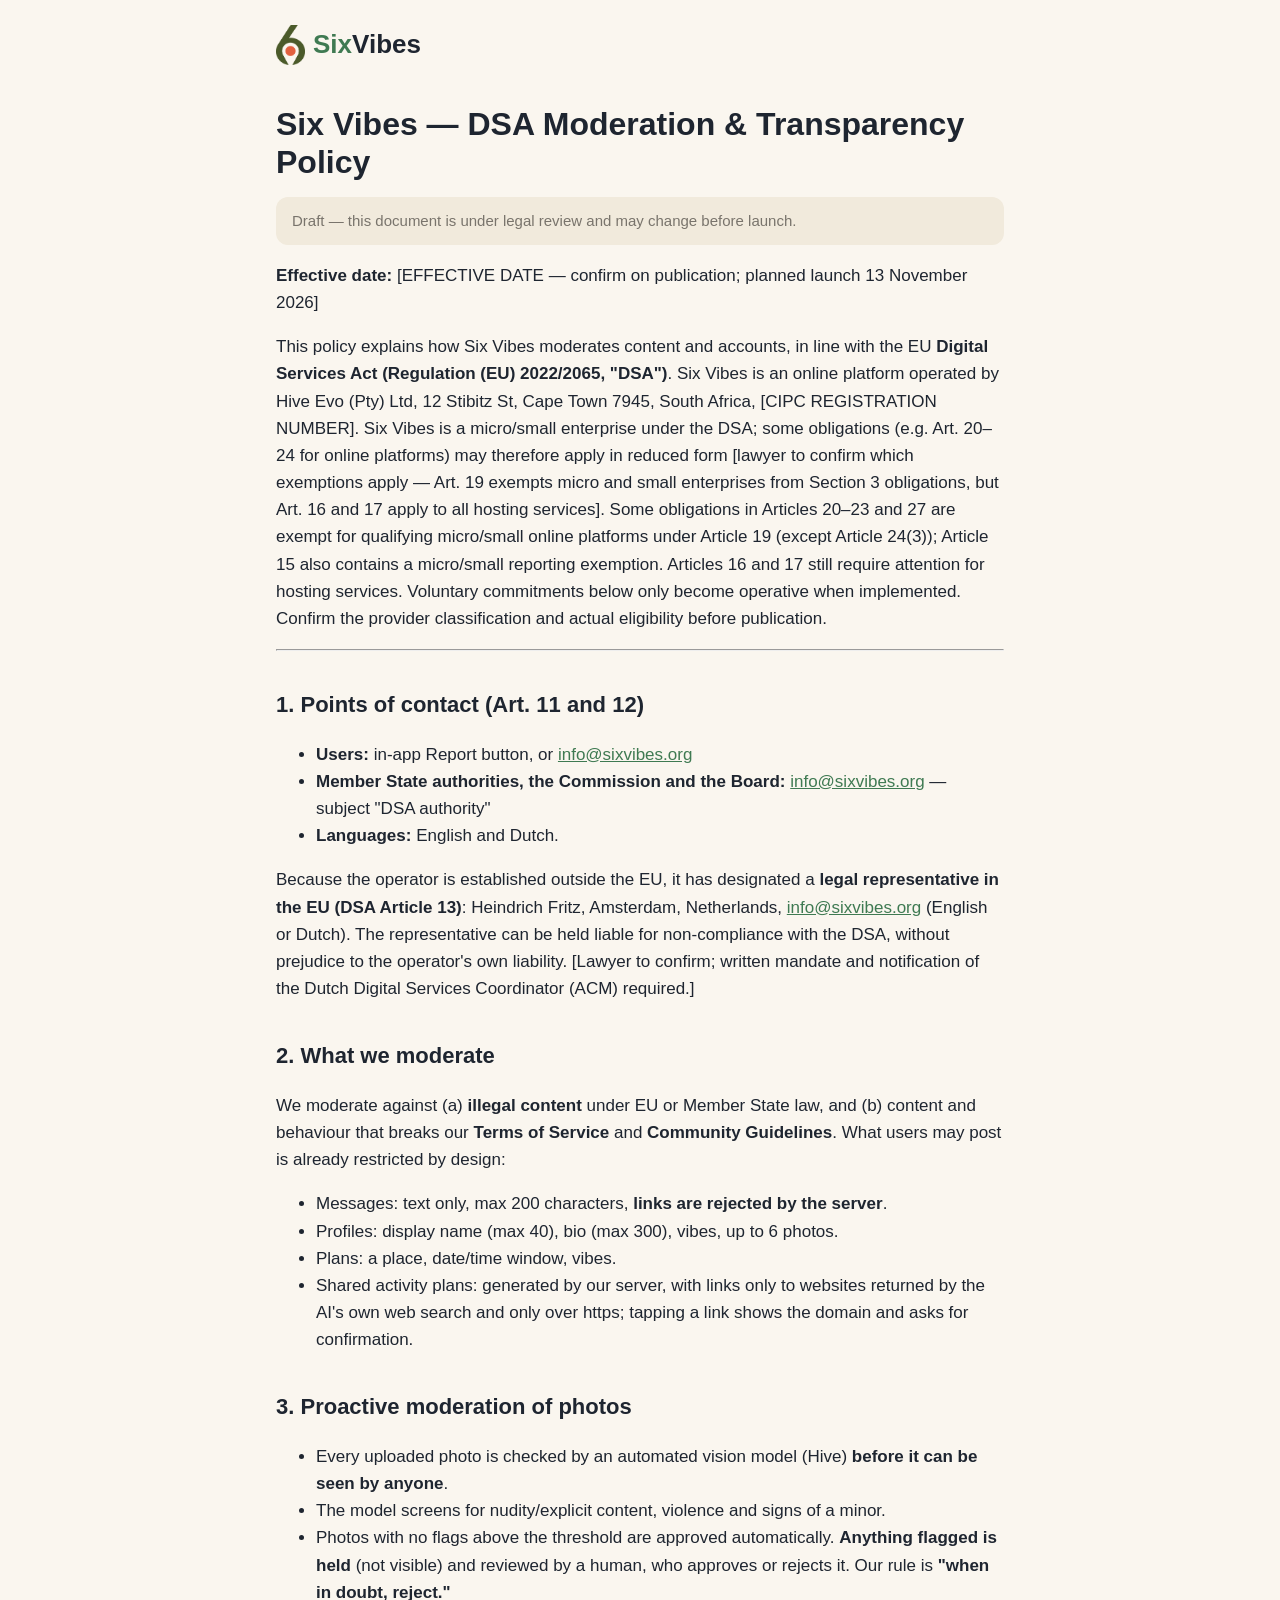
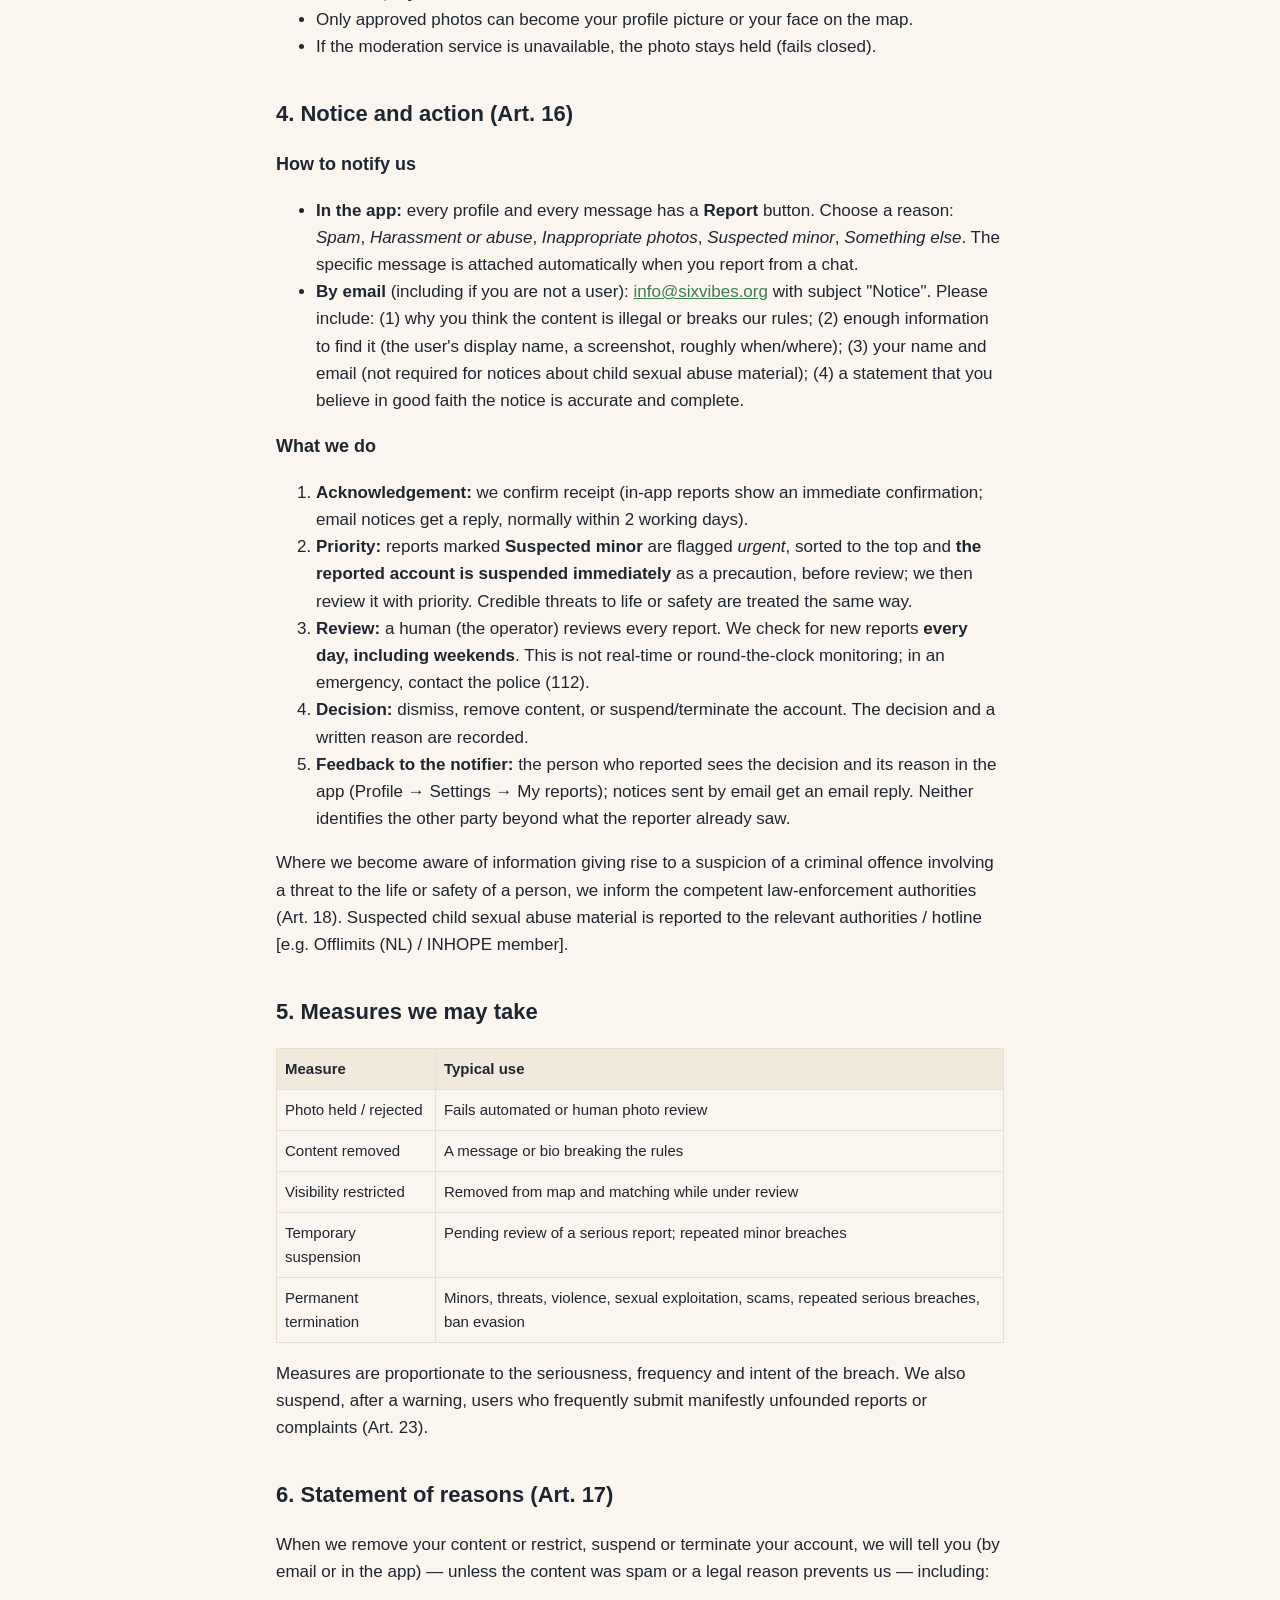
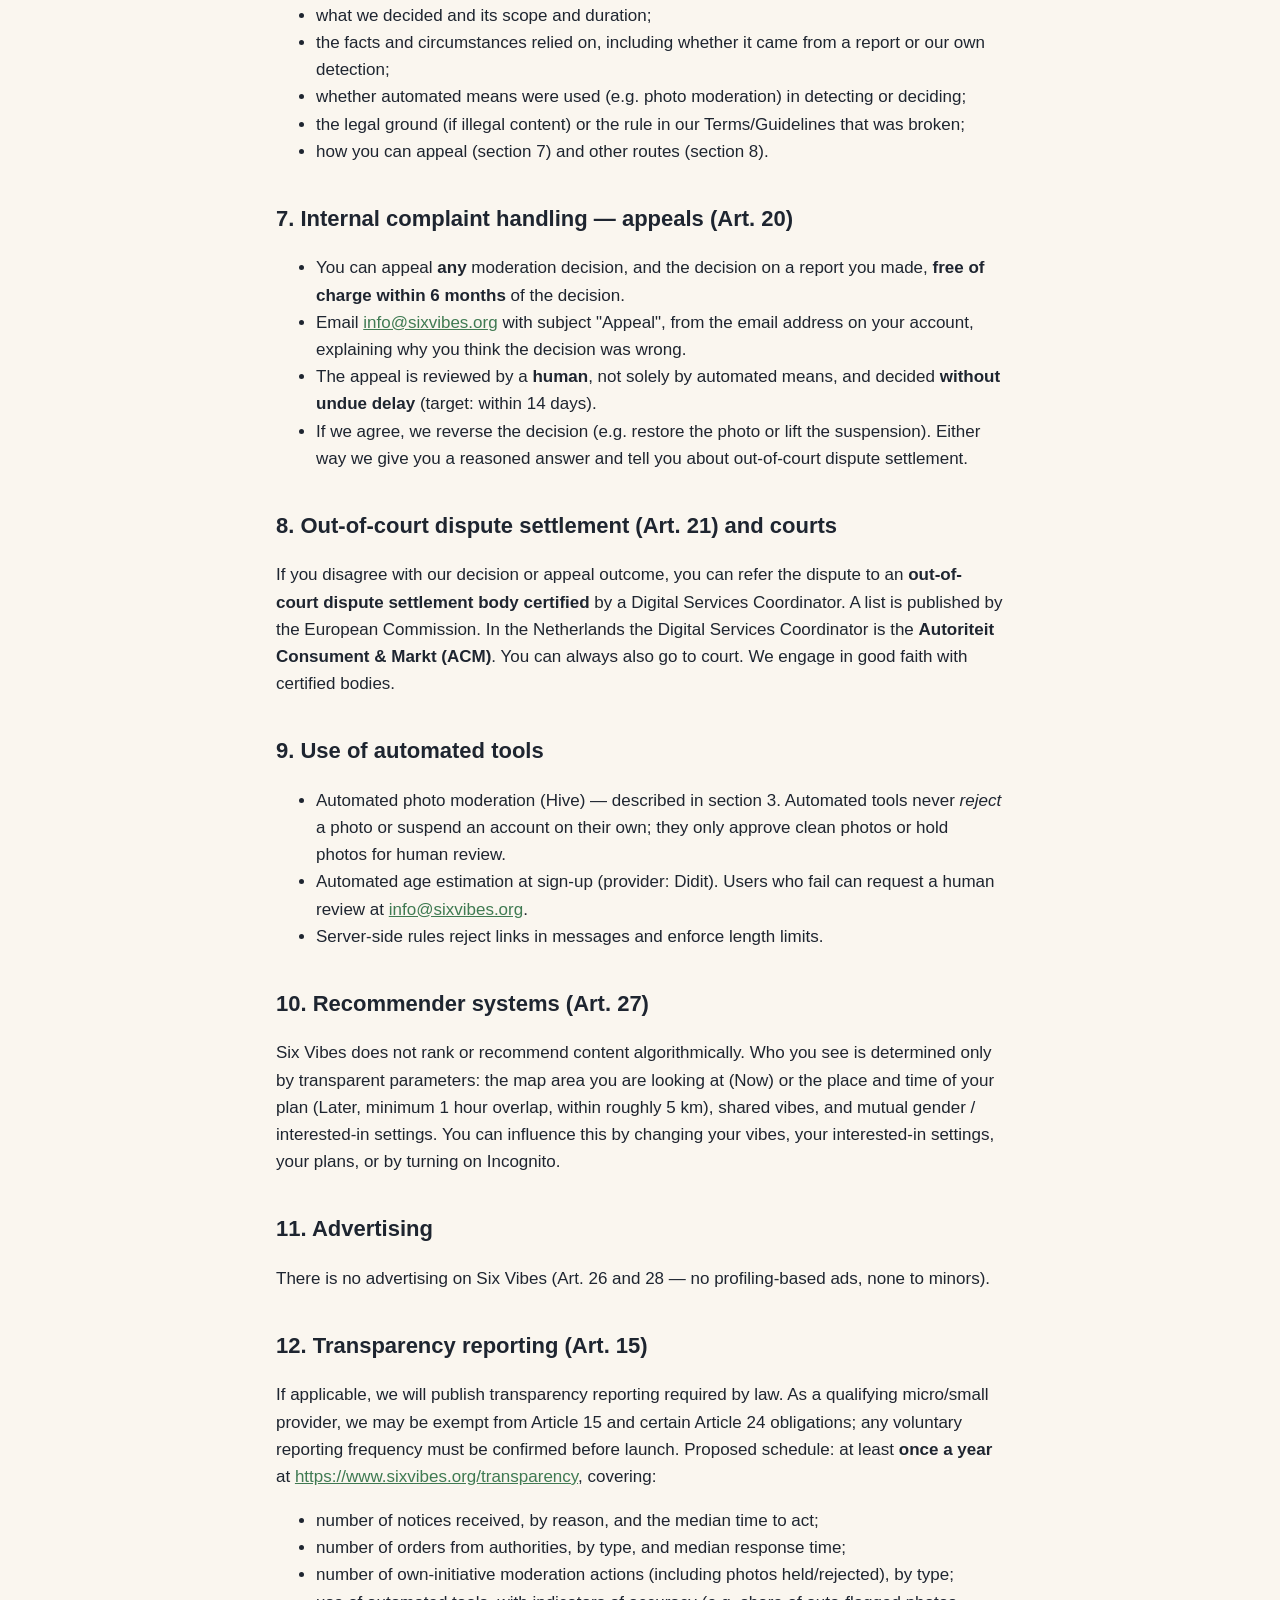
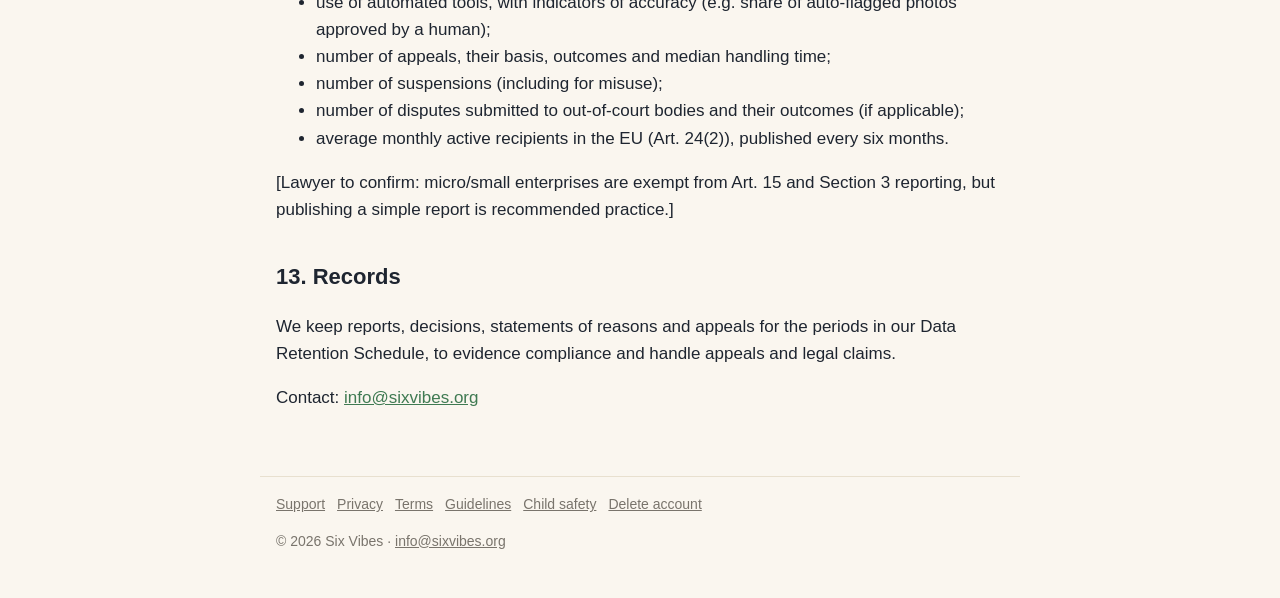
<file: dsa-moderation-policy/index.html>
<!doctype html>
<html lang="en">
<head>
<meta charset="utf-8">
<meta name="viewport" content="width=device-width, initial-scale=1">
<title>DSA Moderation &amp; Transparency Policy · Six Vibes</title>
<link rel="icon" href="/favicon.png">
<link rel="stylesheet" href="/style.css">
</head>
<body>
<header><a class="brand" href="/"><img src="/logo-mark.png" alt=""><span><span class="six">Six</span><span class="vibes">Vibes</span></span></a></header>
<main>
<h1>Six Vibes — DSA Moderation &amp; Transparency Policy</h1>
<p class="note">Draft — this document is under legal review and may change before launch.</p>

<p><strong>Effective date:</strong> [EFFECTIVE DATE — confirm on publication; planned launch 13 November 2026]</p>
<p>This policy explains how Six Vibes moderates content and accounts, in line with the EU <strong>Digital Services Act (Regulation (EU) 2022/2065, &quot;DSA&quot;)</strong>. Six Vibes is an online platform operated by Hive Evo (Pty) Ltd, 12 Stibitz St, Cape Town 7945, South Africa, [CIPC REGISTRATION NUMBER]. Six Vibes is a micro/small enterprise under the DSA; some obligations (e.g. Art. 20–24 for online platforms) may therefore apply in reduced form [lawyer to confirm which exemptions apply — Art. 19 exempts micro and small enterprises from Section 3 obligations, but Art. 16 and 17 apply to all hosting services]. Some obligations in Articles 20–23 and 27 are exempt for qualifying micro/small online platforms under Article 19 (except Article 24(3)); Article 15 also contains a micro/small reporting exemption. Articles 16 and 17 still require attention for hosting services. Voluntary commitments below only become operative when implemented. Confirm the provider classification and actual eligibility before publication.</p>
<hr>
<h2>1. Points of contact (Art. 11 and 12)</h2>
<ul>
<li><strong>Users:</strong> in-app Report button, or <a href="mailto:info@sixvibes.org">info@sixvibes.org</a></li>
<li><strong>Member State authorities, the Commission and the Board:</strong> <a href="mailto:info@sixvibes.org">info@sixvibes.org</a> — subject &quot;DSA authority&quot;</li>
<li><strong>Languages:</strong> English and Dutch.</li>
</ul>
<p>Because the operator is established outside the EU, it has designated a <strong>legal representative in the EU (DSA Article 13)</strong>: Heindrich Fritz, Amsterdam, Netherlands, <a href="mailto:info@sixvibes.org">info@sixvibes.org</a> (English or Dutch). The representative can be held liable for non-compliance with the DSA, without prejudice to the operator&#39;s own liability. [Lawyer to confirm; written mandate and notification of the Dutch Digital Services Coordinator (ACM) required.]</p>
<h2>2. What we moderate</h2>
<p>We moderate against (a) <strong>illegal content</strong> under EU or Member State law, and (b) content and behaviour that breaks our <strong>Terms of Service</strong> and <strong>Community Guidelines</strong>. What users may post is already restricted by design:</p>
<ul>
<li>Messages: text only, max 200 characters, <strong>links are rejected by the server</strong>.</li>
<li>Profiles: display name (max 40), bio (max 300), vibes, up to 6 photos.</li>
<li>Plans: a place, date/time window, vibes.</li>
<li>Shared activity plans: generated by our server, with links only to websites returned by the AI&#39;s own web search and only over https; tapping a link shows the domain and asks for confirmation.</li>
</ul>
<h2>3. Proactive moderation of photos</h2>
<ul>
<li>Every uploaded photo is checked by an automated vision model (Hive) <strong>before it can be seen by anyone</strong>.</li>
<li>The model screens for nudity/explicit content, violence and signs of a minor.</li>
<li>Photos with no flags above the threshold are approved automatically. <strong>Anything flagged is held</strong> (not visible) and reviewed by a human, who approves or rejects it. Our rule is <strong>&quot;when in doubt, reject.&quot;</strong></li>
<li>Only approved photos can become your profile picture or your face on the map.</li>
<li>If the moderation service is unavailable, the photo stays held (fails closed).</li>
</ul>
<h2>4. Notice and action (Art. 16)</h2>
<h3>How to notify us</h3>
<ul>
<li><strong>In the app:</strong> every profile and every message has a <strong>Report</strong> button. Choose a reason: <em>Spam</em>, <em>Harassment or abuse</em>, <em>Inappropriate photos</em>, <em>Suspected minor</em>, <em>Something else</em>. The specific message is attached automatically when you report from a chat.</li>
<li><strong>By email</strong> (including if you are not a user): <a href="mailto:info@sixvibes.org">info@sixvibes.org</a> with subject &quot;Notice&quot;. Please include: (1) why you think the content is illegal or breaks our rules; (2) enough information to find it (the user&#39;s display name, a screenshot, roughly when/where); (3) your name and email (not required for notices about child sexual abuse material); (4) a statement that you believe in good faith the notice is accurate and complete.</li>
</ul>
<h3>What we do</h3>
<ol>
<li><strong>Acknowledgement:</strong> we confirm receipt (in-app reports show an immediate confirmation; email notices get a reply, normally within 2 working days).</li>
<li><strong>Priority:</strong> reports marked <strong>Suspected minor</strong> are flagged <em>urgent</em>, sorted to the top and <strong>the reported account is suspended immediately</strong> as a precaution, before review; we then review it with priority. Credible threats to life or safety are treated the same way.</li>
<li><strong>Review:</strong> a human (the operator) reviews every report. We check for new reports <strong>every day, including weekends</strong>. This is not real-time or round-the-clock monitoring; in an emergency, contact the police (112).</li>
<li><strong>Decision:</strong> dismiss, remove content, or suspend/terminate the account. The decision and a written reason are recorded.</li>
<li><strong>Feedback to the notifier:</strong> the person who reported sees the decision and its reason in the app (Profile → Settings → My reports); notices sent by email get an email reply. Neither identifies the other party beyond what the reporter already saw.</li>
</ol>
<p>Where we become aware of information giving rise to a suspicion of a criminal offence involving a threat to the life or safety of a person, we inform the competent law-enforcement authorities (Art. 18). Suspected child sexual abuse material is reported to the relevant authorities / hotline [e.g. Offlimits (NL) / INHOPE member].</p>
<h2>5. Measures we may take</h2>
<table>
<thead>
<tr>
<th>Measure</th>
<th>Typical use</th>
</tr>
</thead>
<tbody><tr>
<td>Photo held / rejected</td>
<td>Fails automated or human photo review</td>
</tr>
<tr>
<td>Content removed</td>
<td>A message or bio breaking the rules</td>
</tr>
<tr>
<td>Visibility restricted</td>
<td>Removed from map and matching while under review</td>
</tr>
<tr>
<td>Temporary suspension</td>
<td>Pending review of a serious report; repeated minor breaches</td>
</tr>
<tr>
<td>Permanent termination</td>
<td>Minors, threats, violence, sexual exploitation, scams, repeated serious breaches, ban evasion</td>
</tr>
</tbody></table>
<p>Measures are proportionate to the seriousness, frequency and intent of the breach. We also suspend, after a warning, users who frequently submit manifestly unfounded reports or complaints (Art. 23).</p>
<h2>6. Statement of reasons (Art. 17)</h2>
<p>When we remove your content or restrict, suspend or terminate your account, we will tell you (by email or in the app) — unless the content was spam or a legal reason prevents us — including:</p>
<ul>
<li>what we decided and its scope and duration;</li>
<li>the facts and circumstances relied on, including whether it came from a report or our own detection;</li>
<li>whether automated means were used (e.g. photo moderation) in detecting or deciding;</li>
<li>the legal ground (if illegal content) or the rule in our Terms/Guidelines that was broken;</li>
<li>how you can appeal (section 7) and other routes (section 8).</li>
</ul>
<h2>7. Internal complaint handling — appeals (Art. 20)</h2>
<ul>
<li>You can appeal <strong>any</strong> moderation decision, and the decision on a report you made, <strong>free of charge within 6 months</strong> of the decision.</li>
<li>Email <a href="mailto:info@sixvibes.org">info@sixvibes.org</a> with subject &quot;Appeal&quot;, from the email address on your account, explaining why you think the decision was wrong.</li>
<li>The appeal is reviewed by a <strong>human</strong>, not solely by automated means, and decided <strong>without undue delay</strong> (target: within 14 days).</li>
<li>If we agree, we reverse the decision (e.g. restore the photo or lift the suspension). Either way we give you a reasoned answer and tell you about out-of-court dispute settlement.</li>
</ul>
<h2>8. Out-of-court dispute settlement (Art. 21) and courts</h2>
<p>If you disagree with our decision or appeal outcome, you can refer the dispute to an <strong>out-of-court dispute settlement body certified</strong> by a Digital Services Coordinator. A list is published by the European Commission. In the Netherlands the Digital Services Coordinator is the <strong>Autoriteit Consument &amp; Markt (ACM)</strong>. You can always also go to court. We engage in good faith with certified bodies.</p>
<h2>9. Use of automated tools</h2>
<ul>
<li>Automated photo moderation (Hive) — described in section 3. Automated tools never <em>reject</em> a photo or suspend an account on their own; they only approve clean photos or hold photos for human review.</li>
<li>Automated age estimation at sign-up (provider: Didit). Users who fail can request a human review at <a href="mailto:info@sixvibes.org">info@sixvibes.org</a>.</li>
<li>Server-side rules reject links in messages and enforce length limits.</li>
</ul>
<h2>10. Recommender systems (Art. 27)</h2>
<p>Six Vibes does not rank or recommend content algorithmically. Who you see is determined only by transparent parameters: the map area you are looking at (Now) or the place and time of your plan (Later, minimum 1 hour overlap, within roughly 5 km), shared vibes, and mutual gender / interested-in settings. You can influence this by changing your vibes, your interested-in settings, your plans, or by turning on Incognito.</p>
<h2>11. Advertising</h2>
<p>There is no advertising on Six Vibes (Art. 26 and 28 — no profiling-based ads, none to minors).</p>
<h2>12. Transparency reporting (Art. 15)</h2>
<p>If applicable, we will publish transparency reporting required by law. As a qualifying micro/small provider, we may be exempt from Article 15 and certain Article 24 obligations; any voluntary reporting frequency must be confirmed before launch. Proposed schedule: at least <strong>once a year</strong> at <a href="https://www.sixvibes.org/transparency">https://www.sixvibes.org/transparency</a>, covering:</p>
<ul>
<li>number of notices received, by reason, and the median time to act;</li>
<li>number of orders from authorities, by type, and median response time;</li>
<li>number of own-initiative moderation actions (including photos held/rejected), by type;</li>
<li>use of automated tools, with indicators of accuracy (e.g. share of auto-flagged photos approved by a human);</li>
<li>number of appeals, their basis, outcomes and median handling time;</li>
<li>number of suspensions (including for misuse);</li>
<li>number of disputes submitted to out-of-court bodies and their outcomes (if applicable);</li>
<li>average monthly active recipients in the EU (Art. 24(2)), published every six months.</li>
</ul>
<p>[Lawyer to confirm: micro/small enterprises are exempt from Art. 15 and Section 3 reporting, but publishing a simple report is recommended practice.]</p>
<h2>13. Records</h2>
<p>We keep reports, decisions, statements of reasons and appeals for the periods in our Data Retention Schedule, to evidence compliance and handle appeals and legal claims.</p>
<p>Contact: <a href="mailto:info@sixvibes.org">info@sixvibes.org</a></p>


</main>
<footer>
<a href="/support/">Support</a><a href="/privacy/">Privacy</a><a href="/terms/">Terms</a><a href="/community-guidelines/">Guidelines</a><a href="/child-safety/">Child safety</a><a href="/delete-account/">Delete account</a>
<p>© 2026 Six Vibes · <a href="mailto:info@sixvibes.org">info@sixvibes.org</a></p>
</footer>
</body>
</html>
</file>
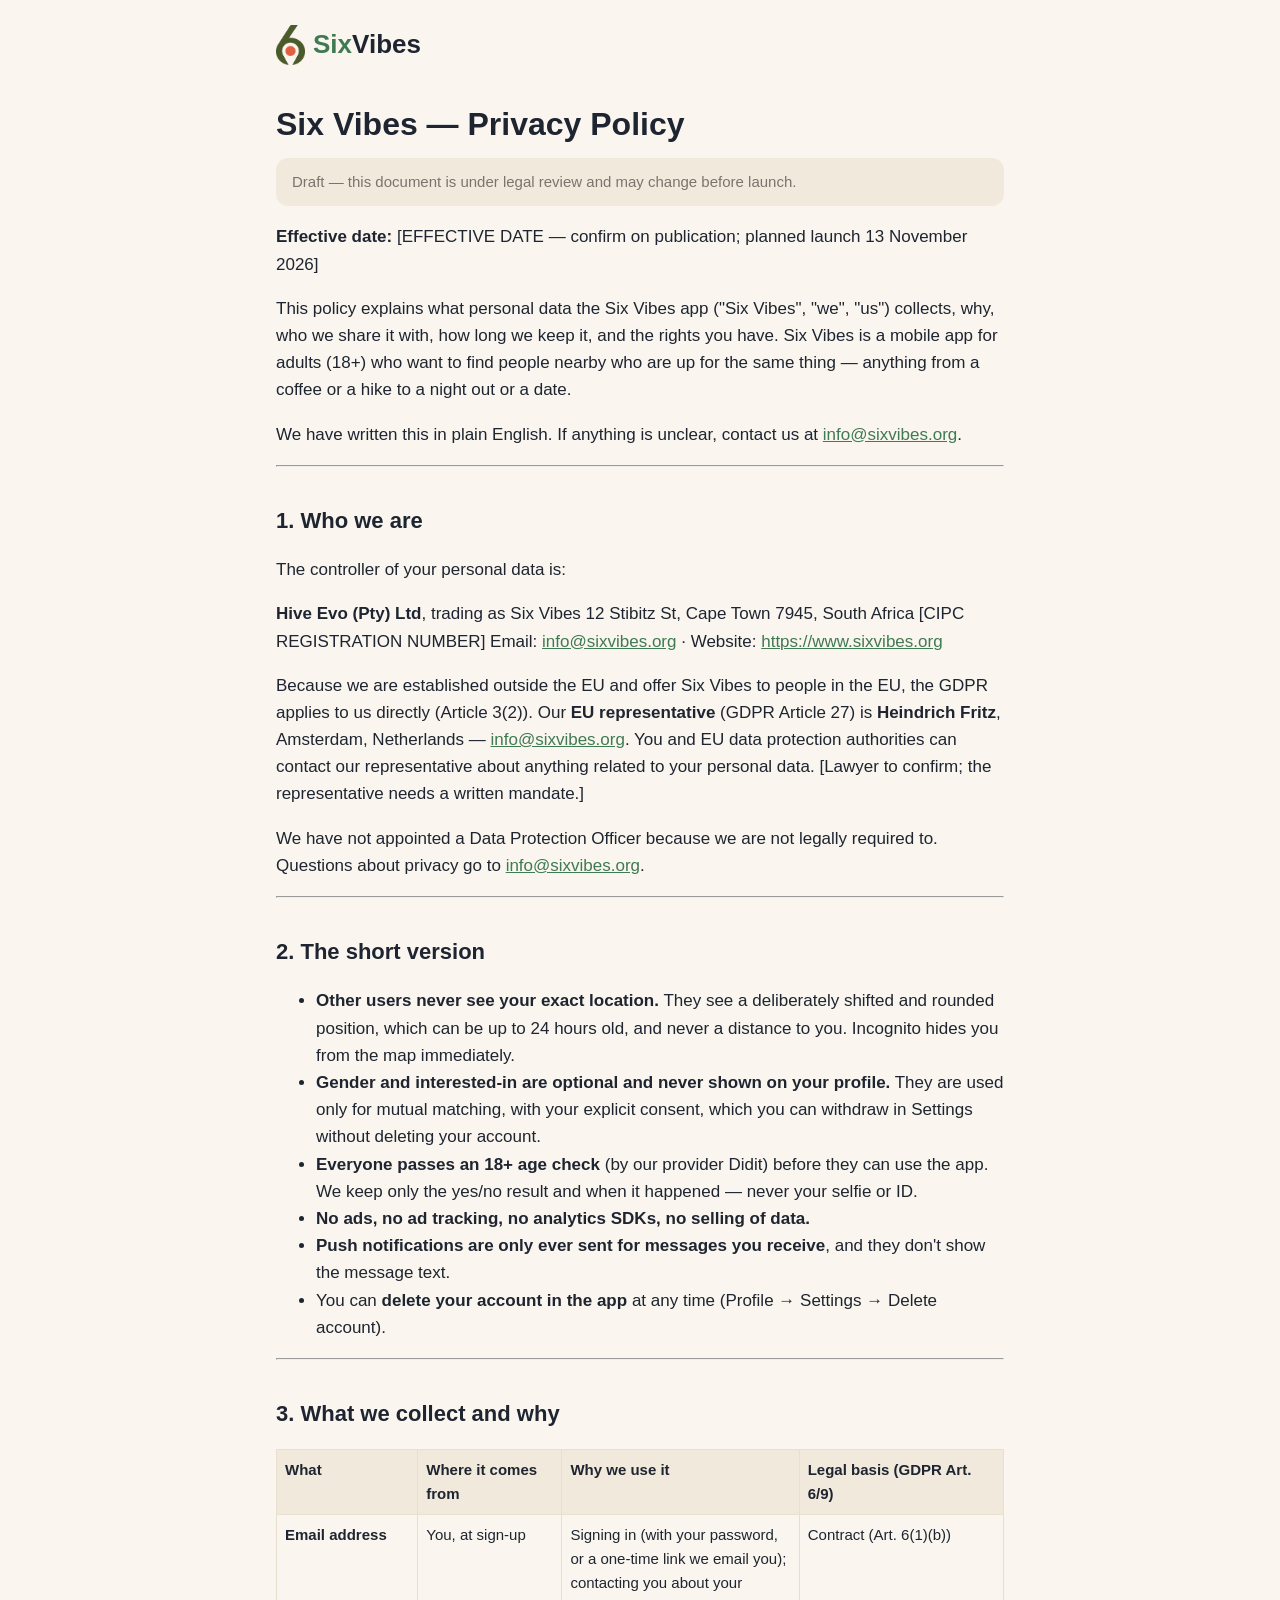
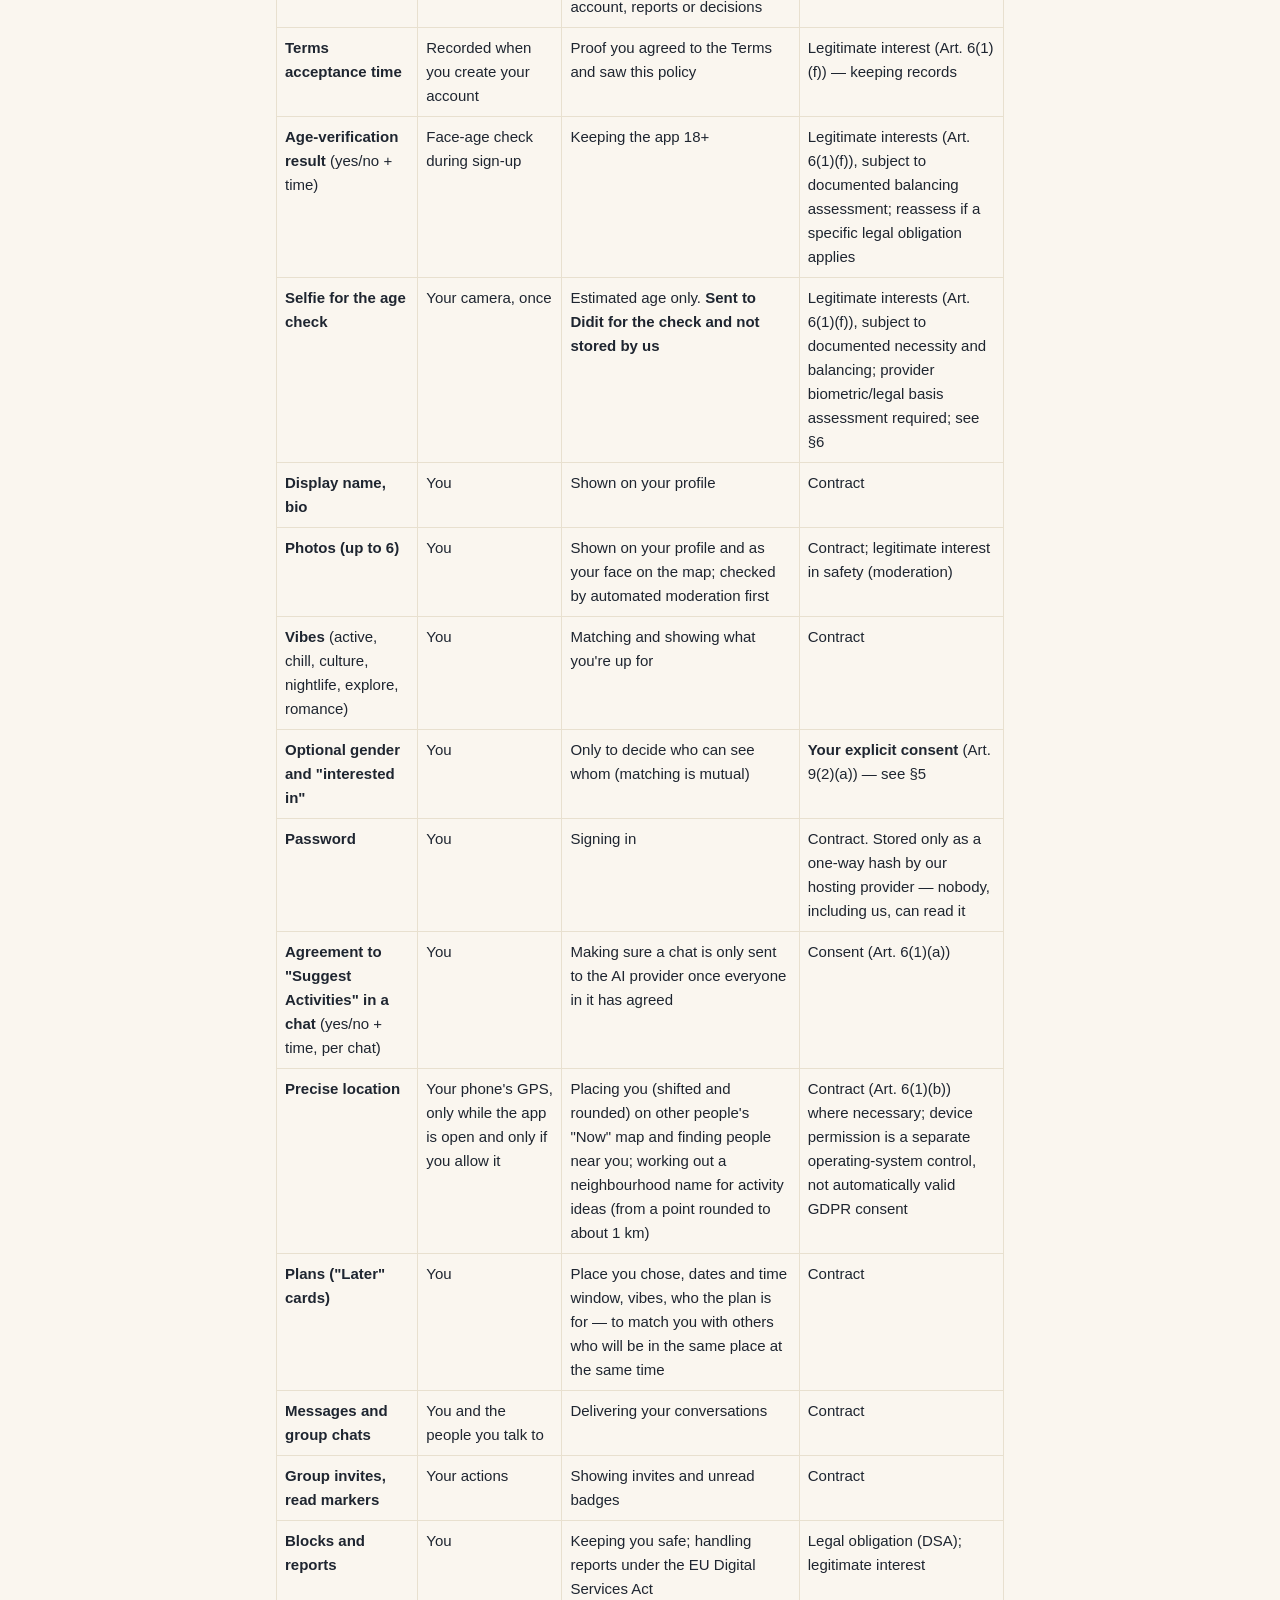
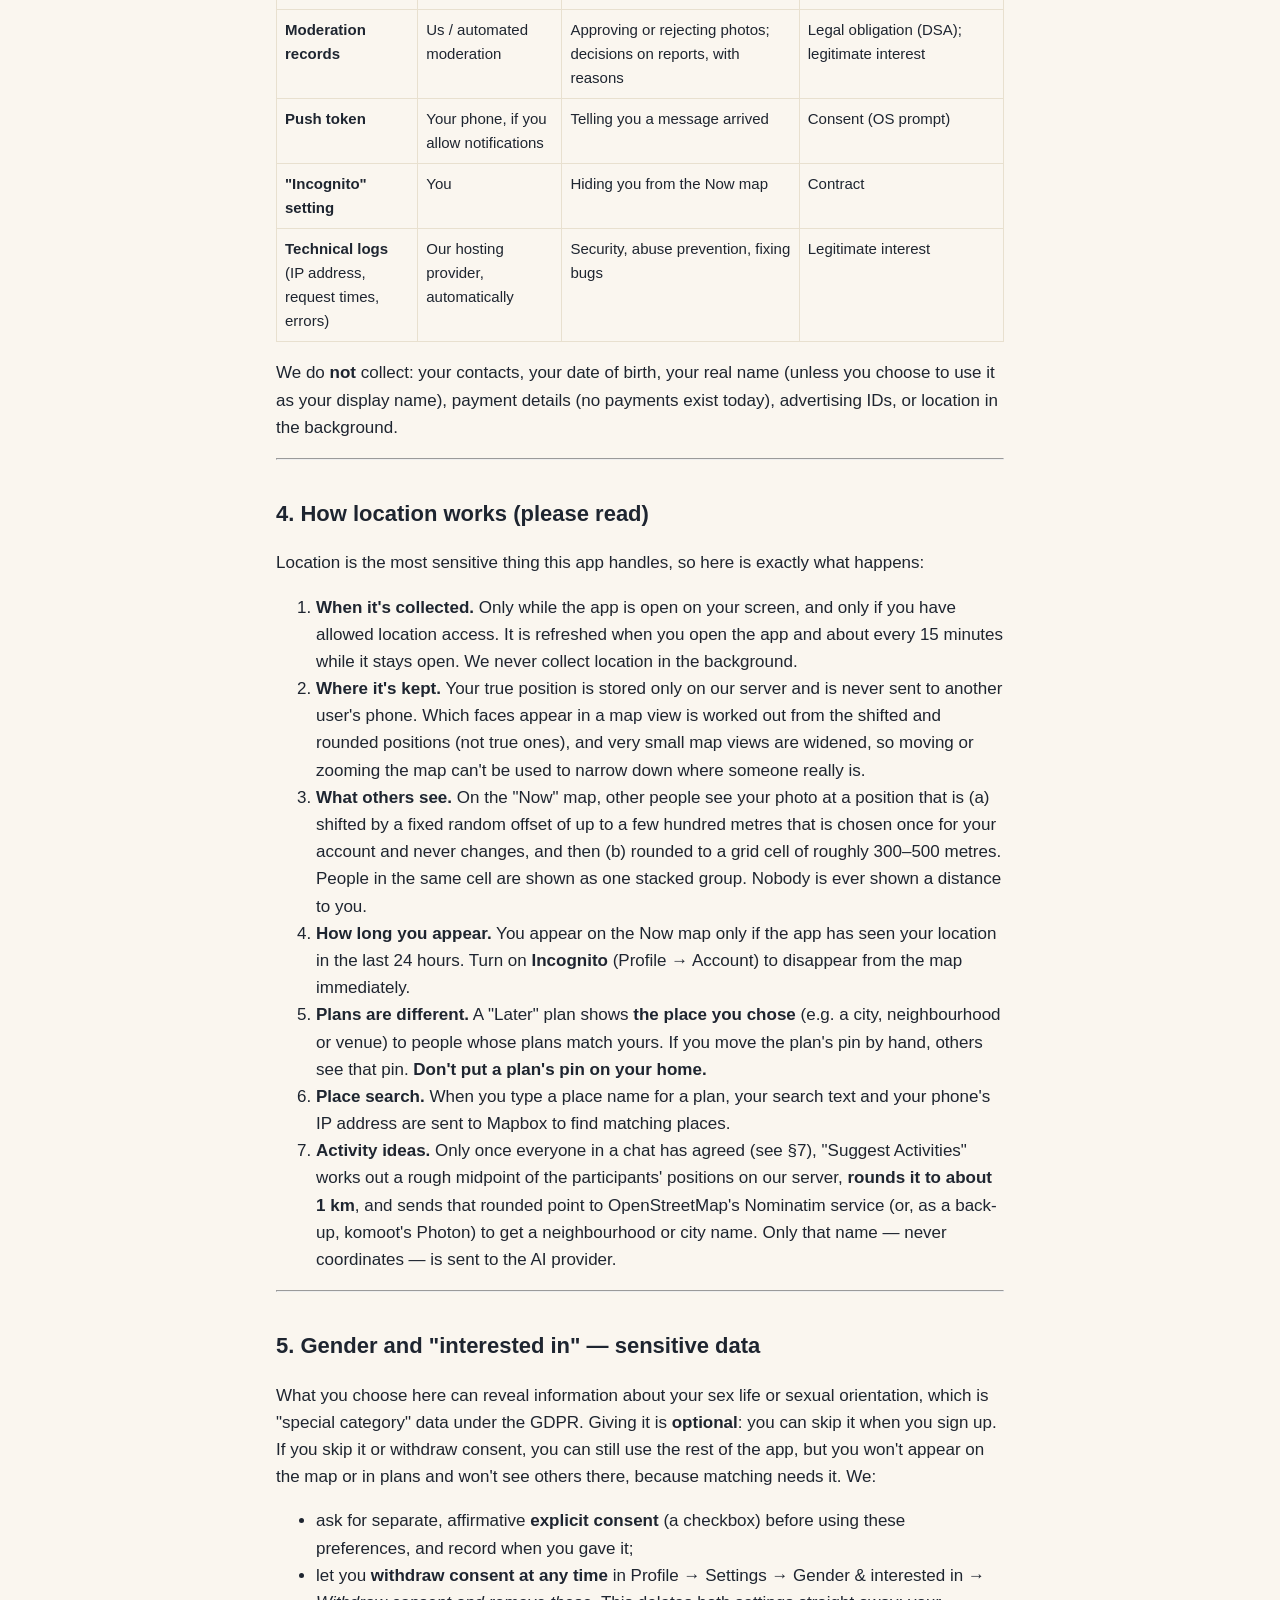
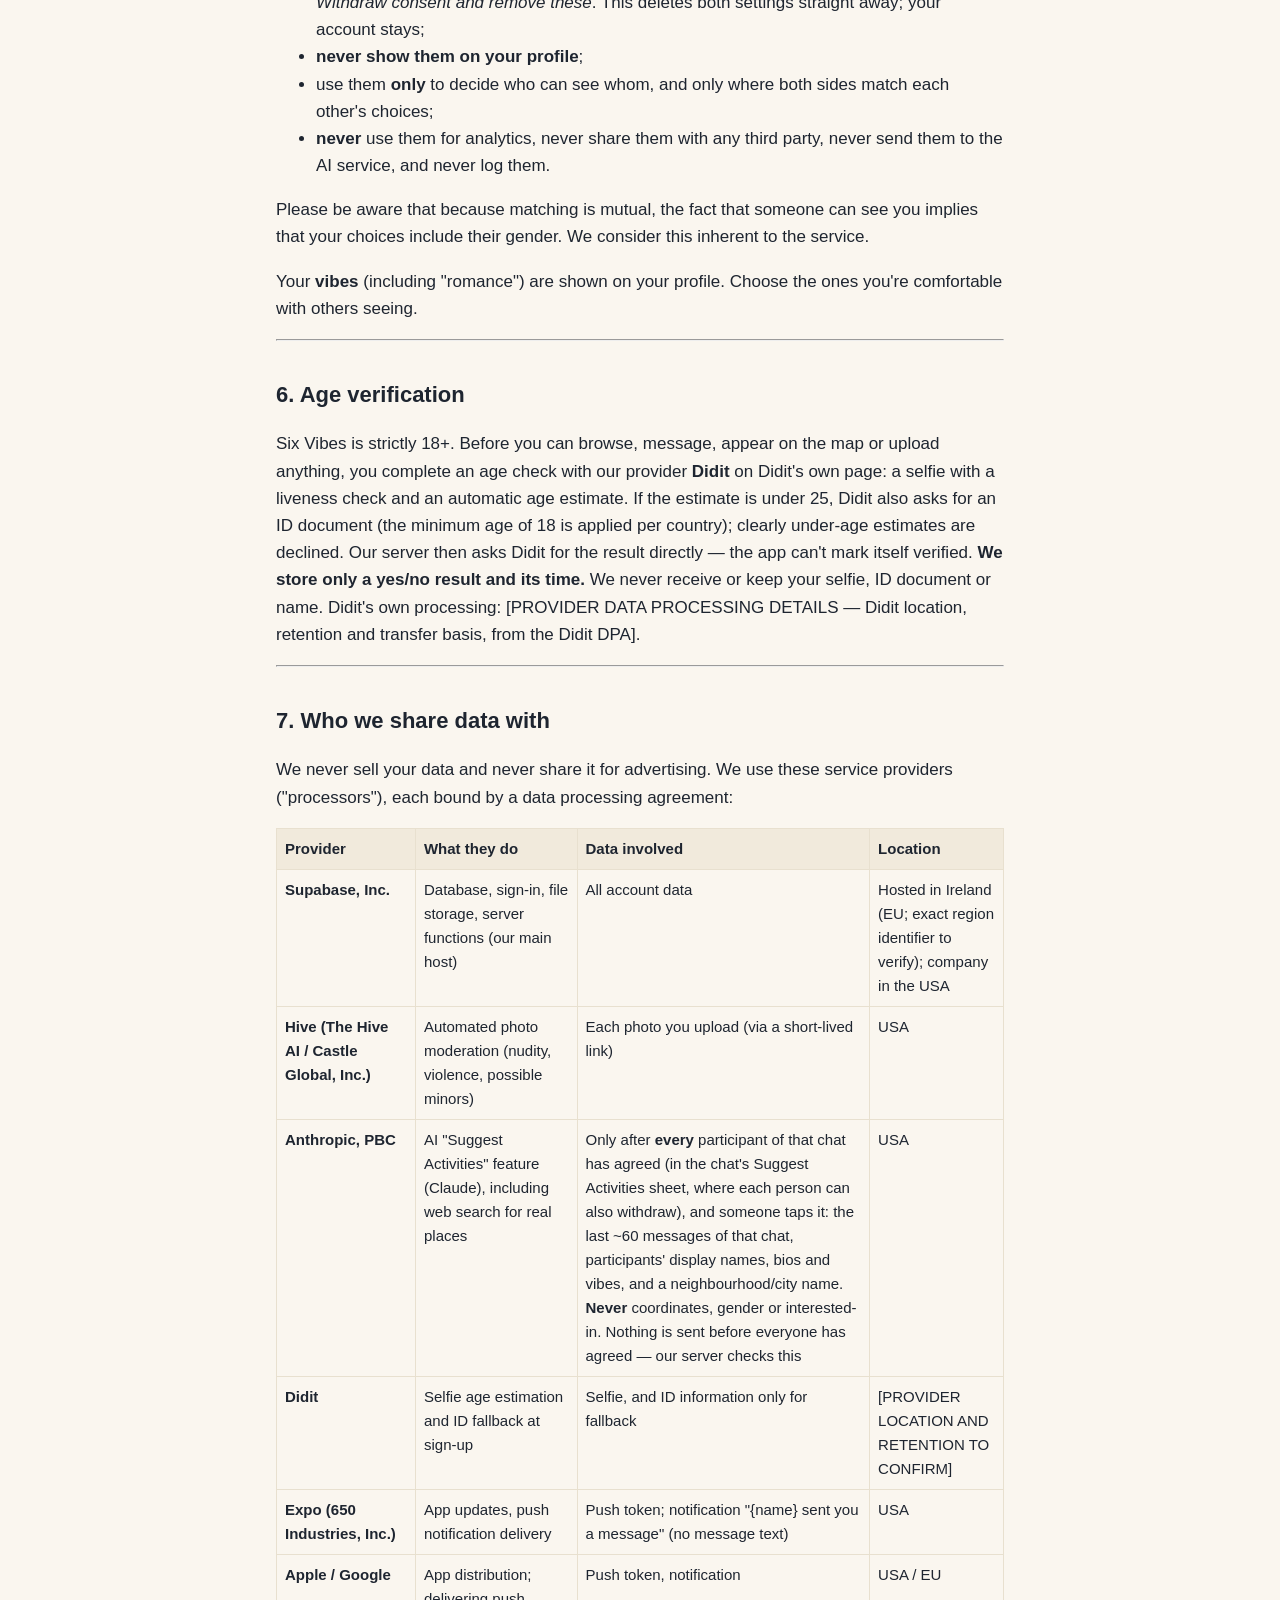
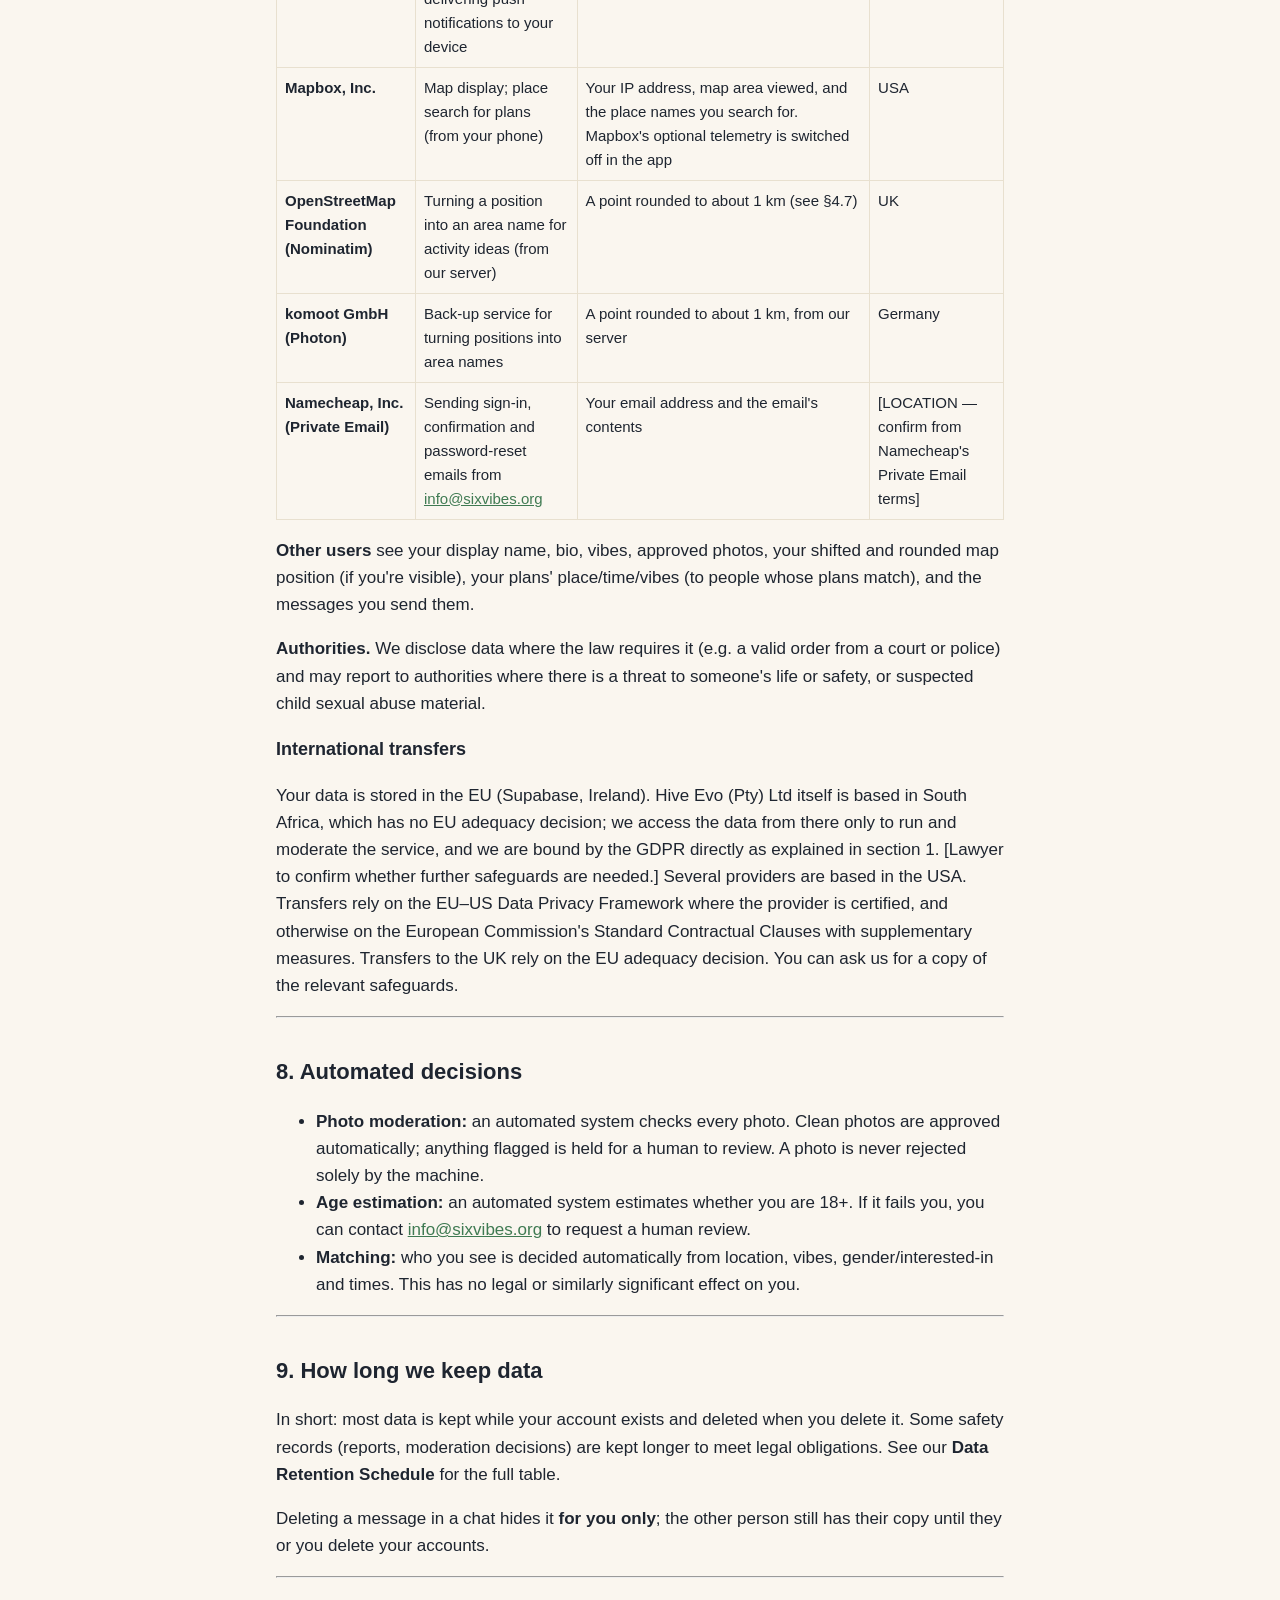
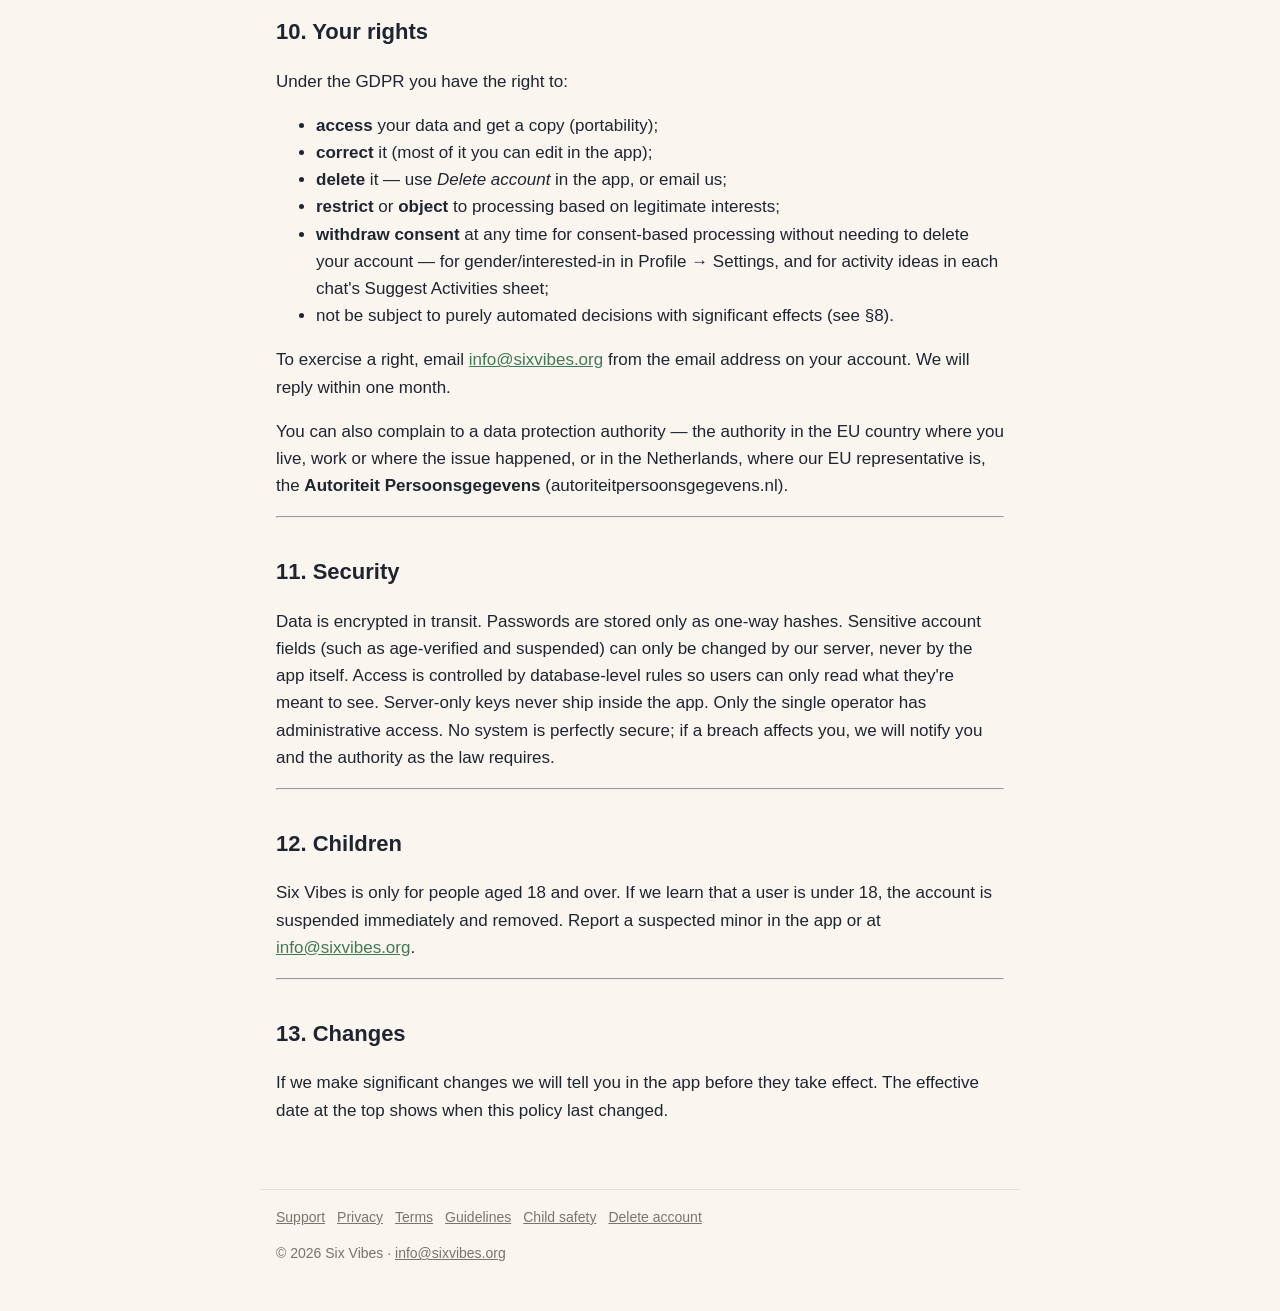
<file: privacy/index.html>
<!doctype html>
<html lang="en">
<head>
<meta charset="utf-8">
<meta name="viewport" content="width=device-width, initial-scale=1">
<title>Privacy Policy · Six Vibes</title>
<link rel="icon" href="/favicon.png">
<link rel="stylesheet" href="/style.css">
</head>
<body>
<header><a class="brand" href="/"><img src="/logo-mark.png" alt=""><span><span class="six">Six</span><span class="vibes">Vibes</span></span></a></header>
<main>
<h1>Six Vibes — Privacy Policy</h1>
<p class="note">Draft — this document is under legal review and may change before launch.</p>

<p><strong>Effective date:</strong> [EFFECTIVE DATE — confirm on publication; planned launch 13 November 2026]</p>
<p>This policy explains what personal data the Six Vibes app (&quot;Six Vibes&quot;, &quot;we&quot;, &quot;us&quot;) collects, why, who we share it with, how long we keep it, and the rights you have. Six Vibes is a mobile app for adults (18+) who want to find people nearby who are up for the same thing — anything from a coffee or a hike to a night out or a date.</p>
<p>We have written this in plain English. If anything is unclear, contact us at <a href="mailto:info@sixvibes.org">info@sixvibes.org</a>.</p>
<hr>
<h2>1. Who we are</h2>
<p>The controller of your personal data is:</p>
<p><strong>Hive Evo (Pty) Ltd</strong>, trading as Six Vibes
12 Stibitz St, Cape Town 7945, South Africa
[CIPC REGISTRATION NUMBER]
Email: <a href="mailto:info@sixvibes.org">info@sixvibes.org</a> · Website: <a href="https://www.sixvibes.org">https://www.sixvibes.org</a></p>
<p>Because we are established outside the EU and offer Six Vibes to people in the EU, the GDPR applies to us directly (Article 3(2)). Our <strong>EU representative</strong> (GDPR Article 27) is <strong>Heindrich Fritz</strong>, Amsterdam, Netherlands — <a href="mailto:info@sixvibes.org">info@sixvibes.org</a>. You and EU data protection authorities can contact our representative about anything related to your personal data. [Lawyer to confirm; the representative needs a written mandate.]</p>
<p>We have not appointed a Data Protection Officer because we are not legally required to. Questions about privacy go to <a href="mailto:info@sixvibes.org">info@sixvibes.org</a>.</p>
<hr>
<h2>2. The short version</h2>
<ul>
<li><strong>Other users never see your exact location.</strong> They see a deliberately shifted and rounded position, which can be up to 24 hours old, and never a distance to you. Incognito hides you from the map immediately.</li>
<li><strong>Gender and interested-in are optional and never shown on your profile.</strong> They are used only for mutual matching, with your explicit consent, which you can withdraw in Settings without deleting your account.</li>
<li><strong>Everyone passes an 18+ age check</strong> (by our provider Didit) before they can use the app. We keep only the yes/no result and when it happened — never your selfie or ID.</li>
<li><strong>No ads, no ad tracking, no analytics SDKs, no selling of data.</strong></li>
<li><strong>Push notifications are only ever sent for messages you receive</strong>, and they don&#39;t show the message text.</li>
<li>You can <strong>delete your account in the app</strong> at any time (Profile → Settings → Delete account).</li>
</ul>
<hr>
<h2>3. What we collect and why</h2>
<table>
<thead>
<tr>
<th>What</th>
<th>Where it comes from</th>
<th>Why we use it</th>
<th>Legal basis (GDPR Art. 6/9)</th>
</tr>
</thead>
<tbody><tr>
<td><strong>Email address</strong></td>
<td>You, at sign-up</td>
<td>Signing in (with your password, or a one-time link we email you); contacting you about your account, reports or decisions</td>
<td>Contract (Art. 6(1)(b))</td>
</tr>
<tr>
<td><strong>Terms acceptance time</strong></td>
<td>Recorded when you create your account</td>
<td>Proof you agreed to the Terms and saw this policy</td>
<td>Legitimate interest (Art. 6(1)(f)) — keeping records</td>
</tr>
<tr>
<td><strong>Age-verification result</strong> (yes/no + time)</td>
<td>Face-age check during sign-up</td>
<td>Keeping the app 18+</td>
<td>Legitimate interests (Art. 6(1)(f)), subject to documented balancing assessment; reassess if a specific legal obligation applies</td>
</tr>
<tr>
<td><strong>Selfie for the age check</strong></td>
<td>Your camera, once</td>
<td>Estimated age only. <strong>Sent to Didit for the check and not stored by us</strong></td>
<td>Legitimate interests (Art. 6(1)(f)), subject to documented necessity and balancing; provider biometric/legal basis assessment required; see §6</td>
</tr>
<tr>
<td><strong>Display name, bio</strong></td>
<td>You</td>
<td>Shown on your profile</td>
<td>Contract</td>
</tr>
<tr>
<td><strong>Photos (up to 6)</strong></td>
<td>You</td>
<td>Shown on your profile and as your face on the map; checked by automated moderation first</td>
<td>Contract; legitimate interest in safety (moderation)</td>
</tr>
<tr>
<td><strong>Vibes</strong> (active, chill, culture, nightlife, explore, romance)</td>
<td>You</td>
<td>Matching and showing what you&#39;re up for</td>
<td>Contract</td>
</tr>
<tr>
<td><strong>Optional gender and &quot;interested in&quot;</strong></td>
<td>You</td>
<td>Only to decide who can see whom (matching is mutual)</td>
<td><strong>Your explicit consent</strong> (Art. 9(2)(a)) — see §5</td>
</tr>
<tr>
<td><strong>Password</strong></td>
<td>You</td>
<td>Signing in</td>
<td>Contract. Stored only as a one-way hash by our hosting provider — nobody, including us, can read it</td>
</tr>
<tr>
<td><strong>Agreement to &quot;Suggest Activities&quot; in a chat</strong> (yes/no + time, per chat)</td>
<td>You</td>
<td>Making sure a chat is only sent to the AI provider once everyone in it has agreed</td>
<td>Consent (Art. 6(1)(a))</td>
</tr>
<tr>
<td><strong>Precise location</strong></td>
<td>Your phone&#39;s GPS, only while the app is open and only if you allow it</td>
<td>Placing you (shifted and rounded) on other people&#39;s &quot;Now&quot; map and finding people near you; working out a neighbourhood name for activity ideas (from a point rounded to about 1 km)</td>
<td>Contract (Art. 6(1)(b)) where necessary; device permission is a separate operating-system control, not automatically valid GDPR consent</td>
</tr>
<tr>
<td><strong>Plans (&quot;Later&quot; cards)</strong></td>
<td>You</td>
<td>Place you chose, dates and time window, vibes, who the plan is for — to match you with others who will be in the same place at the same time</td>
<td>Contract</td>
</tr>
<tr>
<td><strong>Messages and group chats</strong></td>
<td>You and the people you talk to</td>
<td>Delivering your conversations</td>
<td>Contract</td>
</tr>
<tr>
<td><strong>Group invites, read markers</strong></td>
<td>Your actions</td>
<td>Showing invites and unread badges</td>
<td>Contract</td>
</tr>
<tr>
<td><strong>Blocks and reports</strong></td>
<td>You</td>
<td>Keeping you safe; handling reports under the EU Digital Services Act</td>
<td>Legal obligation (DSA); legitimate interest</td>
</tr>
<tr>
<td><strong>Moderation records</strong></td>
<td>Us / automated moderation</td>
<td>Approving or rejecting photos; decisions on reports, with reasons</td>
<td>Legal obligation (DSA); legitimate interest</td>
</tr>
<tr>
<td><strong>Push token</strong></td>
<td>Your phone, if you allow notifications</td>
<td>Telling you a message arrived</td>
<td>Consent (OS prompt)</td>
</tr>
<tr>
<td><strong>&quot;Incognito&quot; setting</strong></td>
<td>You</td>
<td>Hiding you from the Now map</td>
<td>Contract</td>
</tr>
<tr>
<td><strong>Technical logs</strong> (IP address, request times, errors)</td>
<td>Our hosting provider, automatically</td>
<td>Security, abuse prevention, fixing bugs</td>
<td>Legitimate interest</td>
</tr>
</tbody></table>
<p>We do <strong>not</strong> collect: your contacts, your date of birth, your real name (unless you choose to use it as your display name), payment details (no payments exist today), advertising IDs, or location in the background.</p>
<hr>
<h2>4. How location works (please read)</h2>
<p>Location is the most sensitive thing this app handles, so here is exactly what happens:</p>
<ol>
<li><strong>When it&#39;s collected.</strong> Only while the app is open on your screen, and only if you have allowed location access. It is refreshed when you open the app and about every 15 minutes while it stays open. We never collect location in the background.</li>
<li><strong>Where it&#39;s kept.</strong> Your true position is stored only on our server and is never sent to another user&#39;s phone. Which faces appear in a map view is worked out from the shifted and rounded positions (not true ones), and very small map views are widened, so moving or zooming the map can&#39;t be used to narrow down where someone really is.</li>
<li><strong>What others see.</strong> On the &quot;Now&quot; map, other people see your photo at a position that is (a) shifted by a fixed random offset of up to a few hundred metres that is chosen once for your account and never changes, and then (b) rounded to a grid cell of roughly 300–500 metres. People in the same cell are shown as one stacked group. Nobody is ever shown a distance to you.</li>
<li><strong>How long you appear.</strong> You appear on the Now map only if the app has seen your location in the last 24 hours. Turn on <strong>Incognito</strong> (Profile → Account) to disappear from the map immediately.</li>
<li><strong>Plans are different.</strong> A &quot;Later&quot; plan shows <strong>the place you chose</strong> (e.g. a city, neighbourhood or venue) to people whose plans match yours. If you move the plan&#39;s pin by hand, others see that pin. <strong>Don&#39;t put a plan&#39;s pin on your home.</strong></li>
<li><strong>Place search.</strong> When you type a place name for a plan, your search text and your phone&#39;s IP address are sent to Mapbox to find matching places.</li>
<li><strong>Activity ideas.</strong> Only once everyone in a chat has agreed (see §7), &quot;Suggest Activities&quot; works out a rough midpoint of the participants&#39; positions on our server, <strong>rounds it to about 1 km</strong>, and sends that rounded point to OpenStreetMap&#39;s Nominatim service (or, as a back-up, komoot&#39;s Photon) to get a neighbourhood or city name. Only that name — never coordinates — is sent to the AI provider.</li>
</ol>
<hr>
<h2>5. Gender and &quot;interested in&quot; — sensitive data</h2>
<p>What you choose here can reveal information about your sex life or sexual orientation, which is &quot;special category&quot; data under the GDPR. Giving it is <strong>optional</strong>: you can skip it when you sign up. If you skip it or withdraw consent, you can still use the rest of the app, but you won&#39;t appear on the map or in plans and won&#39;t see others there, because matching needs it. We:</p>
<ul>
<li>ask for separate, affirmative <strong>explicit consent</strong> (a checkbox) before using these preferences, and record when you gave it;</li>
<li>let you <strong>withdraw consent at any time</strong> in Profile → Settings → Gender &amp; interested in → <em>Withdraw consent and remove these</em>. This deletes both settings straight away; your account stays;</li>
<li><strong>never show them on your profile</strong>;</li>
<li>use them <strong>only</strong> to decide who can see whom, and only where both sides match each other&#39;s choices;</li>
<li><strong>never</strong> use them for analytics, never share them with any third party, never send them to the AI service, and never log them.</li>
</ul>
<p>Please be aware that because matching is mutual, the fact that someone can see you implies that your choices include their gender. We consider this inherent to the service.</p>
<p>Your <strong>vibes</strong> (including &quot;romance&quot;) are shown on your profile. Choose the ones you&#39;re comfortable with others seeing.</p>
<hr>
<h2>6. Age verification</h2>
<p>Six Vibes is strictly 18+. Before you can browse, message, appear on the map or upload anything, you complete an age check with our provider <strong>Didit</strong> on Didit&#39;s own page: a selfie with a liveness check and an automatic age estimate. If the estimate is under 25, Didit also asks for an ID document (the minimum age of 18 is applied per country); clearly under-age estimates are declined. Our server then asks Didit for the result directly — the app can&#39;t mark itself verified. <strong>We store only a yes/no result and its time.</strong> We never receive or keep your selfie, ID document or name. Didit&#39;s own processing: [PROVIDER DATA PROCESSING DETAILS — Didit location, retention and transfer basis, from the Didit DPA].</p>
<hr>
<h2>7. Who we share data with</h2>
<p>We never sell your data and never share it for advertising. We use these service providers (&quot;processors&quot;), each bound by a data processing agreement:</p>
<table>
<thead>
<tr>
<th>Provider</th>
<th>What they do</th>
<th>Data involved</th>
<th>Location</th>
</tr>
</thead>
<tbody><tr>
<td><strong>Supabase, Inc.</strong></td>
<td>Database, sign-in, file storage, server functions (our main host)</td>
<td>All account data</td>
<td>Hosted in Ireland (EU; exact region identifier to verify); company in the USA</td>
</tr>
<tr>
<td><strong>Hive (The Hive AI / Castle Global, Inc.)</strong></td>
<td>Automated photo moderation (nudity, violence, possible minors)</td>
<td>Each photo you upload (via a short-lived link)</td>
<td>USA</td>
</tr>
<tr>
<td><strong>Anthropic, PBC</strong></td>
<td>AI &quot;Suggest Activities&quot; feature (Claude), including web search for real places</td>
<td>Only after <strong>every</strong> participant of that chat has agreed (in the chat&#39;s Suggest Activities sheet, where each person can also withdraw), and someone taps it: the last ~60 messages of that chat, participants&#39; display names, bios and vibes, and a neighbourhood/city name. <strong>Never</strong> coordinates, gender or interested-in. Nothing is sent before everyone has agreed — our server checks this</td>
<td>USA</td>
</tr>
<tr>
<td><strong>Didit</strong></td>
<td>Selfie age estimation and ID fallback at sign-up</td>
<td>Selfie, and ID information only for fallback</td>
<td>[PROVIDER LOCATION AND RETENTION TO CONFIRM]</td>
</tr>
<tr>
<td><strong>Expo (650 Industries, Inc.)</strong></td>
<td>App updates, push notification delivery</td>
<td>Push token; notification &quot;{name} sent you a message&quot; (no message text)</td>
<td>USA</td>
</tr>
<tr>
<td><strong>Apple / Google</strong></td>
<td>App distribution; delivering push notifications to your device</td>
<td>Push token, notification</td>
<td>USA / EU</td>
</tr>
<tr>
<td><strong>Mapbox, Inc.</strong></td>
<td>Map display; place search for plans (from your phone)</td>
<td>Your IP address, map area viewed, and the place names you search for. Mapbox&#39;s optional telemetry is switched off in the app</td>
<td>USA</td>
</tr>
<tr>
<td><strong>OpenStreetMap Foundation (Nominatim)</strong></td>
<td>Turning a position into an area name for activity ideas (from our server)</td>
<td>A point rounded to about 1 km (see §4.7)</td>
<td>UK</td>
</tr>
<tr>
<td><strong>komoot GmbH (Photon)</strong></td>
<td>Back-up service for turning positions into area names</td>
<td>A point rounded to about 1 km, from our server</td>
<td>Germany</td>
</tr>
<tr>
<td><strong>Namecheap, Inc. (Private Email)</strong></td>
<td>Sending sign-in, confirmation and password-reset emails from <a href="mailto:info@sixvibes.org">info@sixvibes.org</a></td>
<td>Your email address and the email&#39;s contents</td>
<td>[LOCATION — confirm from Namecheap&#39;s Private Email terms]</td>
</tr>
</tbody></table>
<p><strong>Other users</strong> see your display name, bio, vibes, approved photos, your shifted and rounded map position (if you&#39;re visible), your plans&#39; place/time/vibes (to people whose plans match), and the messages you send them.</p>
<p><strong>Authorities.</strong> We disclose data where the law requires it (e.g. a valid order from a court or police) and may report to authorities where there is a threat to someone&#39;s life or safety, or suspected child sexual abuse material.</p>
<h3>International transfers</h3>
<p>Your data is stored in the EU (Supabase, Ireland). Hive Evo (Pty) Ltd itself is based in South Africa, which has no EU adequacy decision; we access the data from there only to run and moderate the service, and we are bound by the GDPR directly as explained in section 1. [Lawyer to confirm whether further safeguards are needed.] Several providers are based in the USA. Transfers rely on the EU–US Data Privacy Framework where the provider is certified, and otherwise on the European Commission&#39;s Standard Contractual Clauses with supplementary measures. Transfers to the UK rely on the EU adequacy decision. You can ask us for a copy of the relevant safeguards.</p>
<hr>
<h2>8. Automated decisions</h2>
<ul>
<li><strong>Photo moderation:</strong> an automated system checks every photo. Clean photos are approved automatically; anything flagged is held for a human to review. A photo is never rejected solely by the machine.</li>
<li><strong>Age estimation:</strong> an automated system estimates whether you are 18+. If it fails you, you can contact <a href="mailto:info@sixvibes.org">info@sixvibes.org</a> to request a human review.</li>
<li><strong>Matching:</strong> who you see is decided automatically from location, vibes, gender/interested-in and times. This has no legal or similarly significant effect on you.</li>
</ul>
<hr>
<h2>9. How long we keep data</h2>
<p>In short: most data is kept while your account exists and deleted when you delete it. Some safety records (reports, moderation decisions) are kept longer to meet legal obligations. See our <strong>Data Retention Schedule</strong> for the full table.</p>
<p>Deleting a message in a chat hides it <strong>for you only</strong>; the other person still has their copy until they or you delete your accounts.</p>
<hr>
<h2>10. Your rights</h2>
<p>Under the GDPR you have the right to:</p>
<ul>
<li><strong>access</strong> your data and get a copy (portability);</li>
<li><strong>correct</strong> it (most of it you can edit in the app);</li>
<li><strong>delete</strong> it — use <em>Delete account</em> in the app, or email us;</li>
<li><strong>restrict</strong> or <strong>object</strong> to processing based on legitimate interests;</li>
<li><strong>withdraw consent</strong> at any time for consent-based processing without needing to delete your account — for gender/interested-in in Profile → Settings, and for activity ideas in each chat&#39;s Suggest Activities sheet;</li>
<li>not be subject to purely automated decisions with significant effects (see §8).</li>
</ul>
<p>To exercise a right, email <a href="mailto:info@sixvibes.org">info@sixvibes.org</a> from the email address on your account. We will reply within one month.</p>
<p>You can also complain to a data protection authority — the authority in the EU country where you live, work or where the issue happened, or in the Netherlands, where our EU representative is, the <strong>Autoriteit Persoonsgegevens</strong> (autoriteitpersoonsgegevens.nl).</p>
<hr>
<h2>11. Security</h2>
<p>Data is encrypted in transit. Passwords are stored only as one-way hashes. Sensitive account fields (such as age-verified and suspended) can only be changed by our server, never by the app itself. Access is controlled by database-level rules so users can only read what they&#39;re meant to see. Server-only keys never ship inside the app. Only the single operator has administrative access. No system is perfectly secure; if a breach affects you, we will notify you and the authority as the law requires.</p>
<hr>
<h2>12. Children</h2>
<p>Six Vibes is only for people aged 18 and over. If we learn that a user is under 18, the account is suspended immediately and removed. Report a suspected minor in the app or at <a href="mailto:info@sixvibes.org">info@sixvibes.org</a>.</p>
<hr>
<h2>13. Changes</h2>
<p>If we make significant changes we will tell you in the app before they take effect. The effective date at the top shows when this policy last changed.</p>


</main>
<footer>
<a href="/support/">Support</a><a href="/privacy/">Privacy</a><a href="/terms/">Terms</a><a href="/community-guidelines/">Guidelines</a><a href="/child-safety/">Child safety</a><a href="/delete-account/">Delete account</a>
<p>© 2026 Six Vibes · <a href="mailto:info@sixvibes.org">info@sixvibes.org</a></p>
</footer>
</body>
</html>
</file>
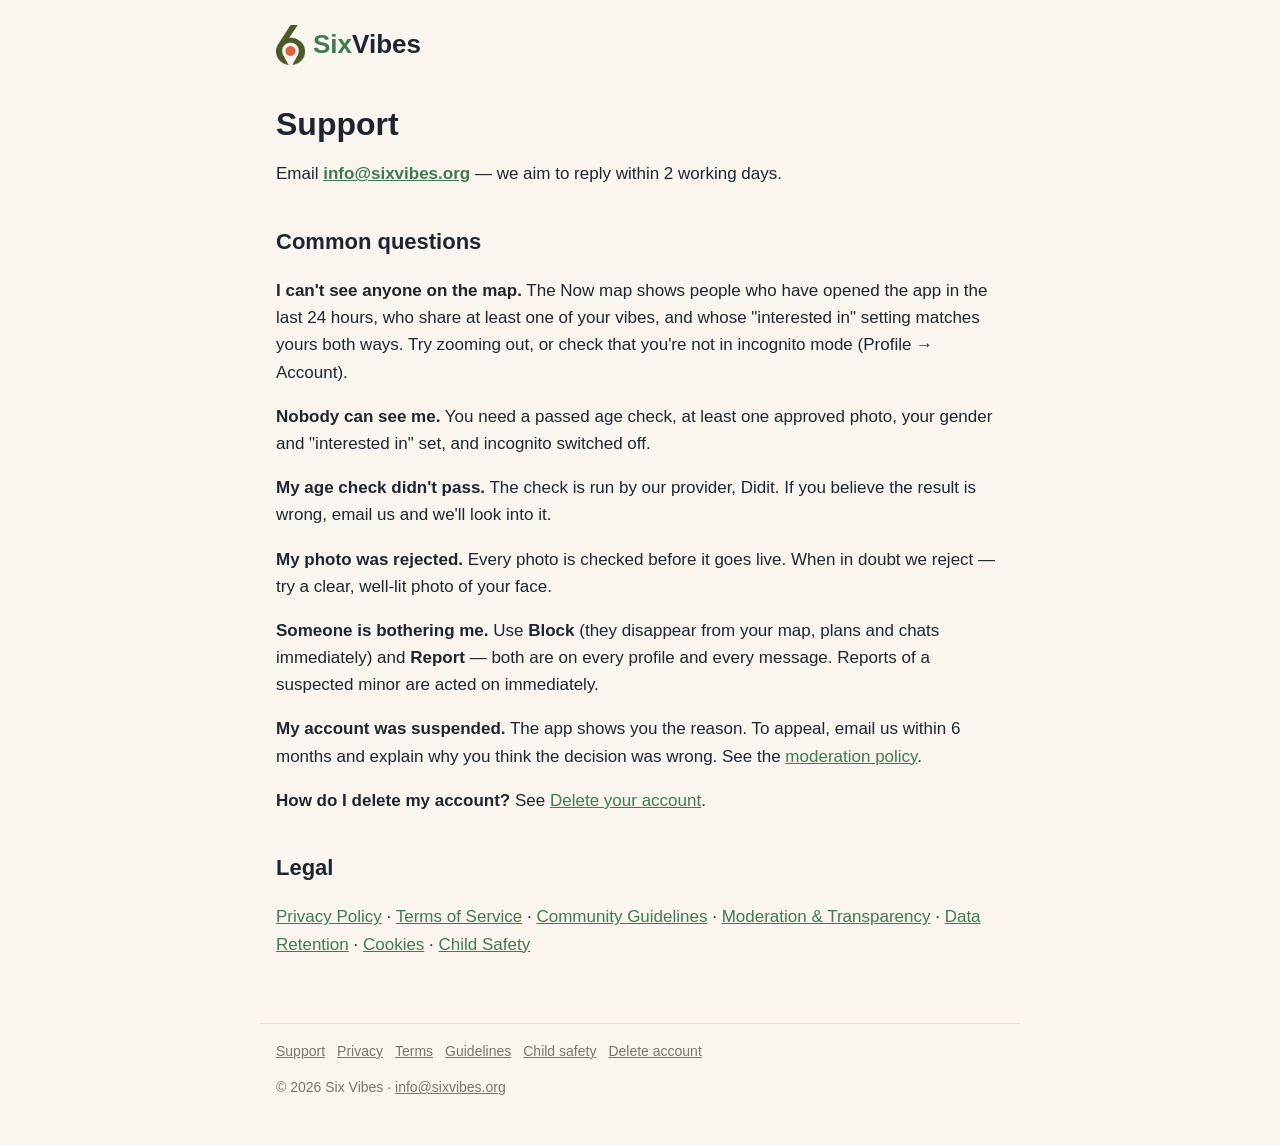
<file: support/index.html>
<!doctype html>
<html lang="en">
<head>
<meta charset="utf-8">
<meta name="viewport" content="width=device-width, initial-scale=1">
<title>Support · Six Vibes</title>
<link rel="icon" href="/favicon.png">
<link rel="stylesheet" href="/style.css">
</head>
<body>
<header><a class="brand" href="/"><img src="/logo-mark.png" alt=""><span><span class="six">Six</span><span class="vibes">Vibes</span></span></a></header>
<main>
<h1>Support</h1>
<p>Email <strong><a href="mailto:info@sixvibes.org">info@sixvibes.org</a></strong> — we aim to reply within 2 working days.</p>
<h2>Common questions</h2>
<p><strong>I can&#39;t see anyone on the map.</strong>
The Now map shows people who have opened the app in the last 24 hours, who share at least one of your vibes, and whose &quot;interested in&quot; setting matches yours both ways. Try zooming out, or check that you&#39;re not in incognito mode (Profile → Account).</p>
<p><strong>Nobody can see me.</strong>
You need a passed age check, at least one approved photo, your gender and &quot;interested in&quot; set, and incognito switched off.</p>
<p><strong>My age check didn&#39;t pass.</strong>
The check is run by our provider, Didit. If you believe the result is wrong, email us and we&#39;ll look into it.</p>
<p><strong>My photo was rejected.</strong>
Every photo is checked before it goes live. When in doubt we reject — try a clear, well-lit photo of your face.</p>
<p><strong>Someone is bothering me.</strong>
Use <strong>Block</strong> (they disappear from your map, plans and chats immediately) and <strong>Report</strong> — both are on every profile and every message. Reports of a suspected minor are acted on immediately.</p>
<p><strong>My account was suspended.</strong>
The app shows you the reason. To appeal, email us within 6 months and explain why you think the decision was wrong. See the <a href="/dsa-moderation-policy/">moderation policy</a>.</p>
<p><strong>How do I delete my account?</strong>
See <a href="/delete-account/">Delete your account</a>.</p>
<h2>Legal</h2>
<p><a href="/privacy/">Privacy Policy</a> · <a href="/terms/">Terms of Service</a> · <a href="/community-guidelines/">Community Guidelines</a> · <a href="/dsa-moderation-policy/">Moderation &amp; Transparency</a> · <a href="/data-retention/">Data Retention</a> · <a href="/cookies/">Cookies</a> · <a href="/child-safety/">Child Safety</a></p>


</main>
<footer>
<a href="/support/">Support</a><a href="/privacy/">Privacy</a><a href="/terms/">Terms</a><a href="/community-guidelines/">Guidelines</a><a href="/child-safety/">Child safety</a><a href="/delete-account/">Delete account</a>
<p>© 2026 Six Vibes · <a href="mailto:info@sixvibes.org">info@sixvibes.org</a></p>
</footer>
</body>
</html>
</file>
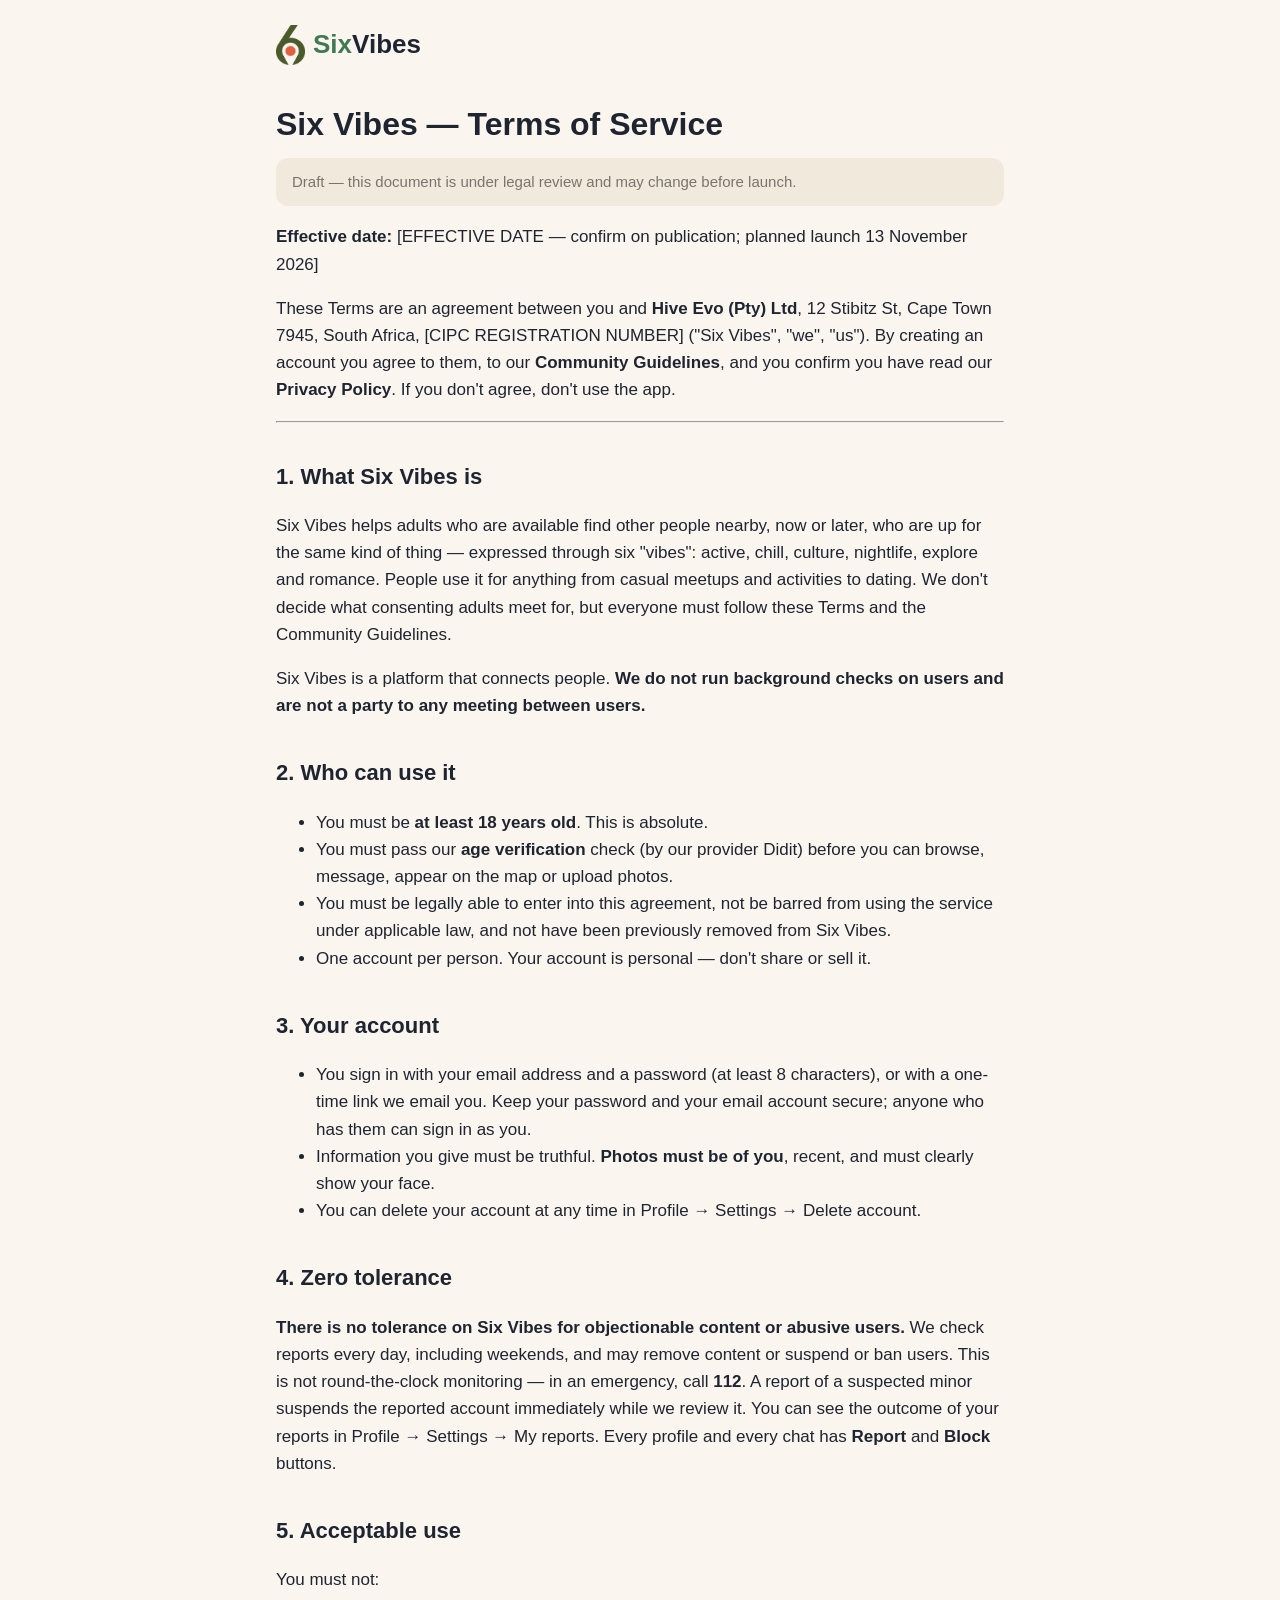
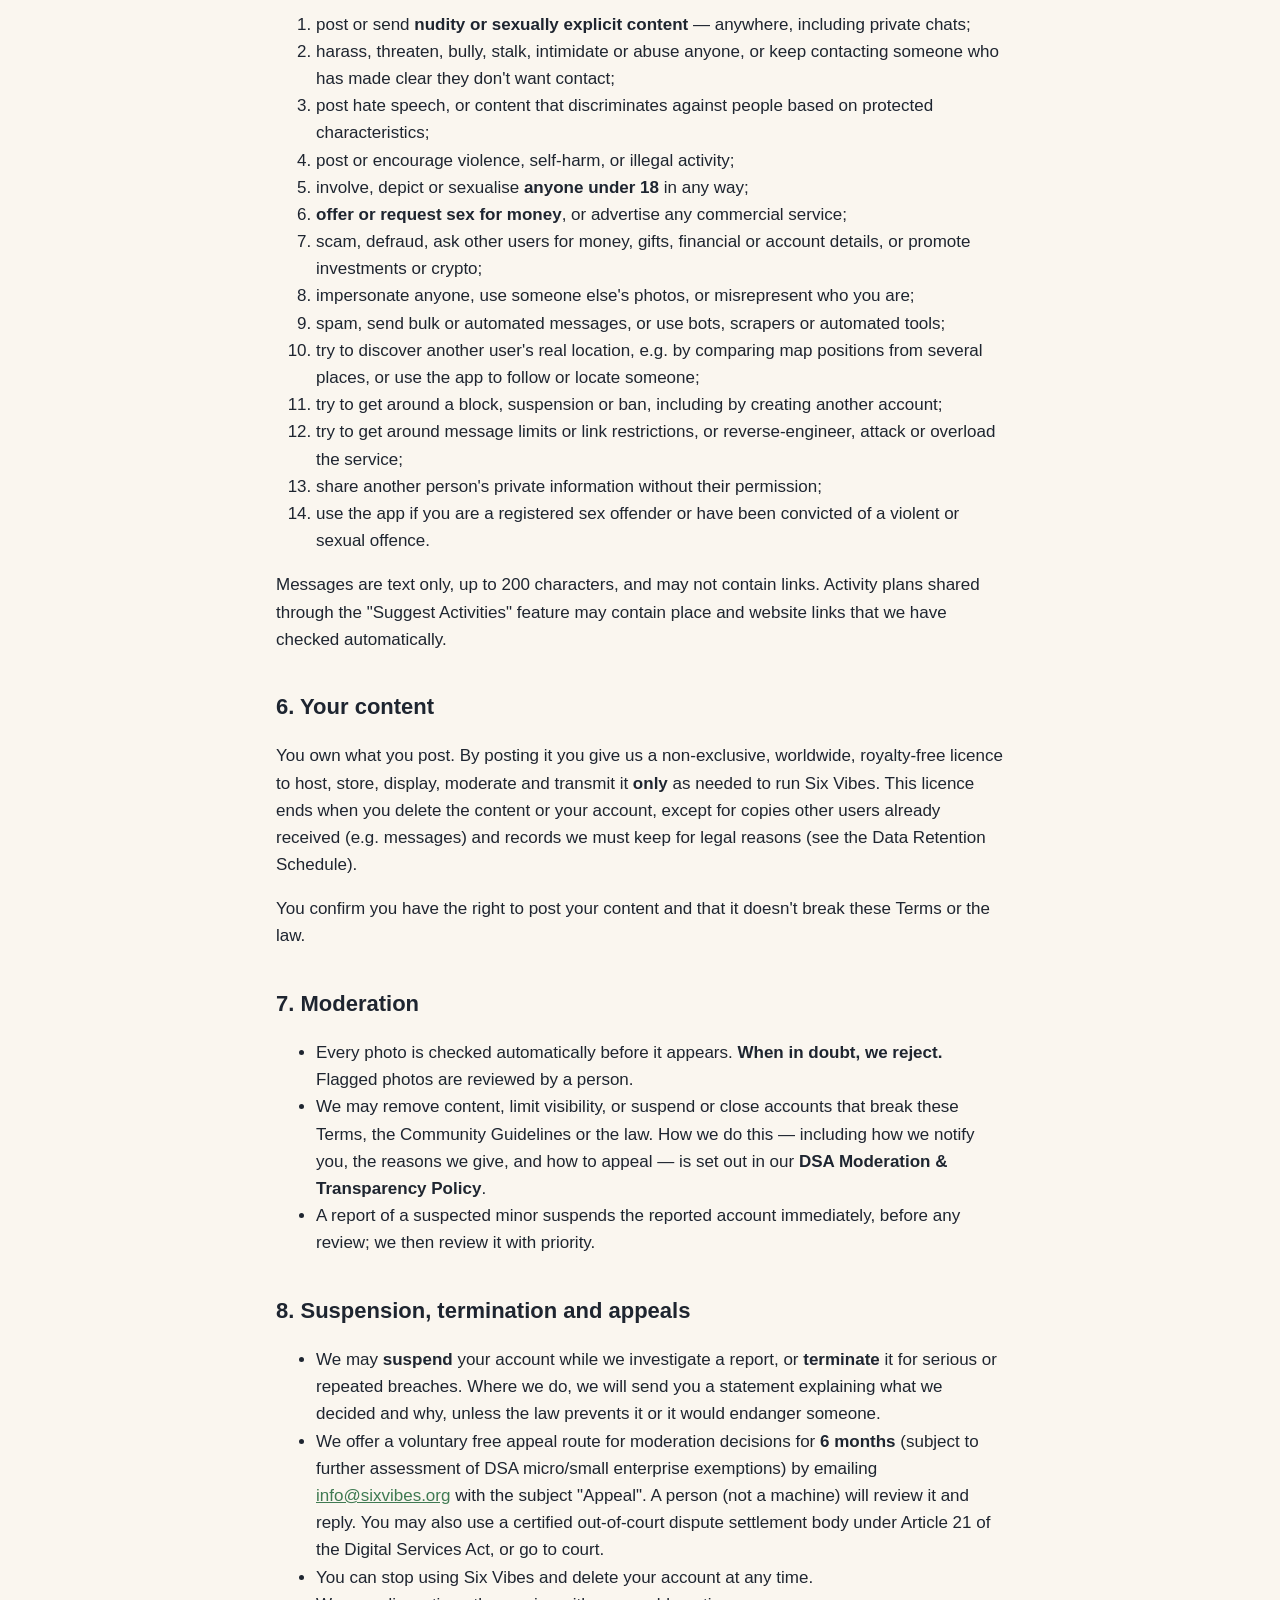
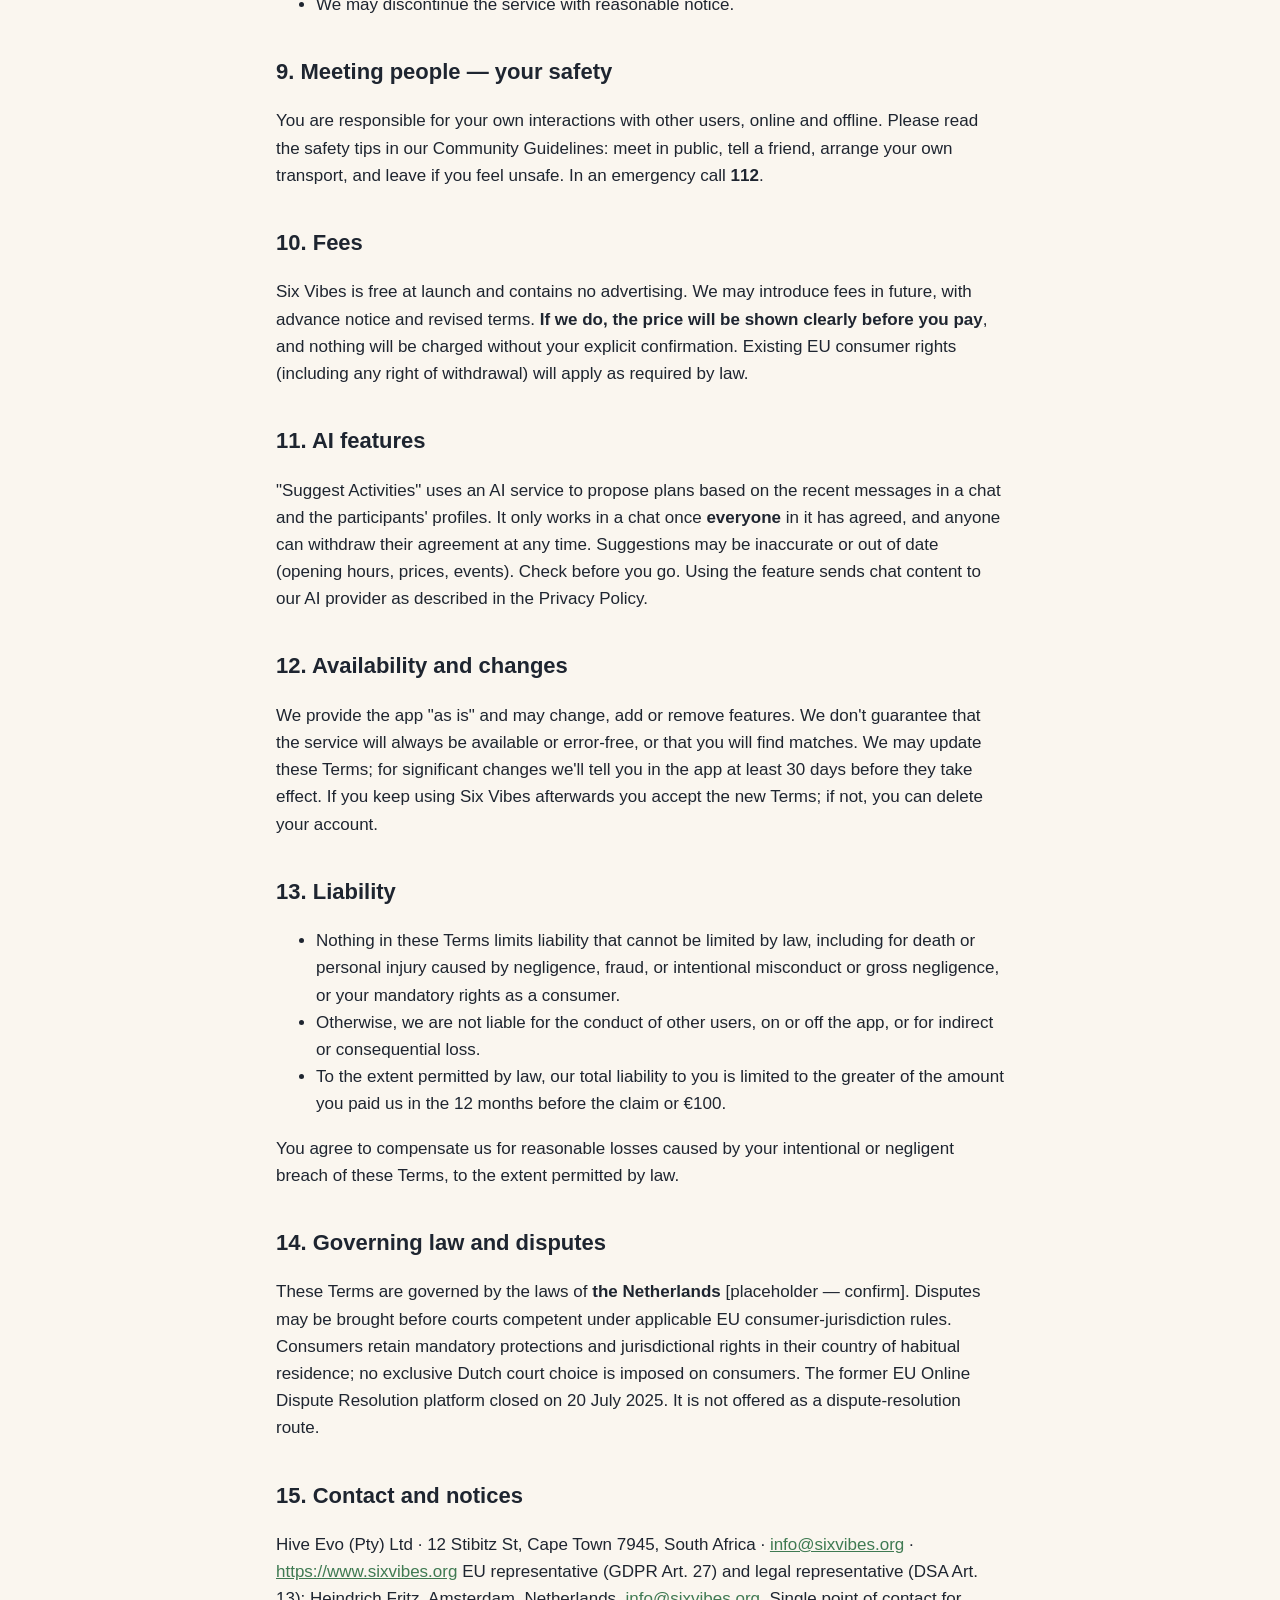
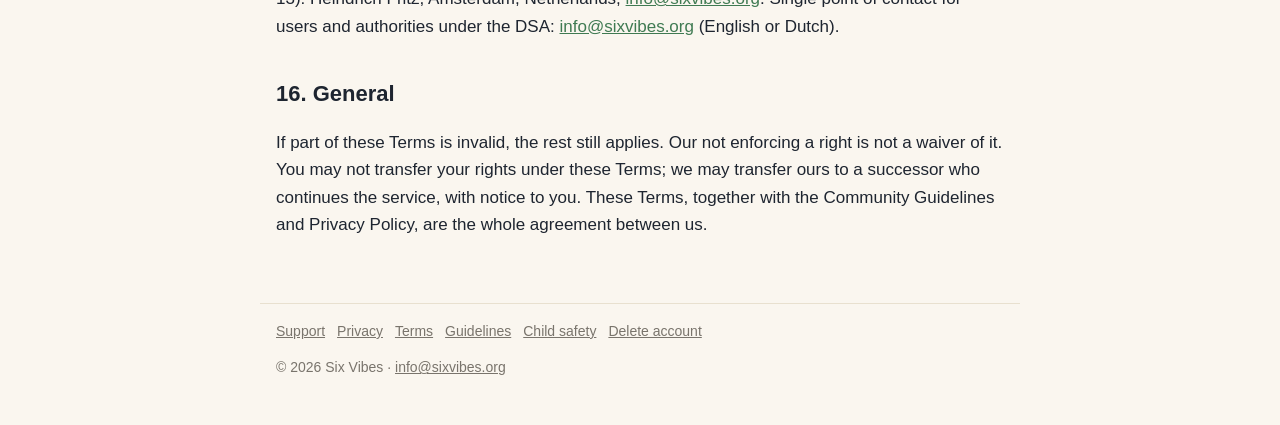
<file: terms/index.html>
<!doctype html>
<html lang="en">
<head>
<meta charset="utf-8">
<meta name="viewport" content="width=device-width, initial-scale=1">
<title>Terms of Service · Six Vibes</title>
<link rel="icon" href="/favicon.png">
<link rel="stylesheet" href="/style.css">
</head>
<body>
<header><a class="brand" href="/"><img src="/logo-mark.png" alt=""><span><span class="six">Six</span><span class="vibes">Vibes</span></span></a></header>
<main>
<h1>Six Vibes — Terms of Service</h1>
<p class="note">Draft — this document is under legal review and may change before launch.</p>

<p><strong>Effective date:</strong> [EFFECTIVE DATE — confirm on publication; planned launch 13 November 2026]</p>
<p>These Terms are an agreement between you and <strong>Hive Evo (Pty) Ltd</strong>, 12 Stibitz St, Cape Town 7945, South Africa, [CIPC REGISTRATION NUMBER] (&quot;Six Vibes&quot;, &quot;we&quot;, &quot;us&quot;). By creating an account you agree to them, to our <strong>Community Guidelines</strong>, and you confirm you have read our <strong>Privacy Policy</strong>. If you don&#39;t agree, don&#39;t use the app.</p>
<hr>
<h2>1. What Six Vibes is</h2>
<p>Six Vibes helps adults who are available find other people nearby, now or later, who are up for the same kind of thing — expressed through six &quot;vibes&quot;: active, chill, culture, nightlife, explore and romance. People use it for anything from casual meetups and activities to dating. We don&#39;t decide what consenting adults meet for, but everyone must follow these Terms and the Community Guidelines.</p>
<p>Six Vibes is a platform that connects people. <strong>We do not run background checks on users and are not a party to any meeting between users.</strong></p>
<h2>2. Who can use it</h2>
<ul>
<li>You must be <strong>at least 18 years old</strong>. This is absolute.</li>
<li>You must pass our <strong>age verification</strong> check (by our provider Didit) before you can browse, message, appear on the map or upload photos.</li>
<li>You must be legally able to enter into this agreement, not be barred from using the service under applicable law, and not have been previously removed from Six Vibes.</li>
<li>One account per person. Your account is personal — don&#39;t share or sell it.</li>
</ul>
<h2>3. Your account</h2>
<ul>
<li>You sign in with your email address and a password (at least 8 characters), or with a one-time link we email you. Keep your password and your email account secure; anyone who has them can sign in as you.</li>
<li>Information you give must be truthful. <strong>Photos must be of you</strong>, recent, and must clearly show your face.</li>
<li>You can delete your account at any time in Profile → Settings → Delete account.</li>
</ul>
<h2>4. Zero tolerance</h2>
<p><strong>There is no tolerance on Six Vibes for objectionable content or abusive users.</strong> We check reports every day, including weekends, and may remove content or suspend or ban users. This is not round-the-clock monitoring — in an emergency, call <strong>112</strong>. A report of a suspected minor suspends the reported account immediately while we review it. You can see the outcome of your reports in Profile → Settings → My reports. Every profile and every chat has <strong>Report</strong> and <strong>Block</strong> buttons.</p>
<h2>5. Acceptable use</h2>
<p>You must not:</p>
<ol>
<li>post or send <strong>nudity or sexually explicit content</strong> — anywhere, including private chats;</li>
<li>harass, threaten, bully, stalk, intimidate or abuse anyone, or keep contacting someone who has made clear they don&#39;t want contact;</li>
<li>post hate speech, or content that discriminates against people based on protected characteristics;</li>
<li>post or encourage violence, self-harm, or illegal activity;</li>
<li>involve, depict or sexualise <strong>anyone under 18</strong> in any way;</li>
<li><strong>offer or request sex for money</strong>, or advertise any commercial service;</li>
<li>scam, defraud, ask other users for money, gifts, financial or account details, or promote investments or crypto;</li>
<li>impersonate anyone, use someone else&#39;s photos, or misrepresent who you are;</li>
<li>spam, send bulk or automated messages, or use bots, scrapers or automated tools;</li>
<li>try to discover another user&#39;s real location, e.g. by comparing map positions from several places, or use the app to follow or locate someone;</li>
<li>try to get around a block, suspension or ban, including by creating another account;</li>
<li>try to get around message limits or link restrictions, or reverse-engineer, attack or overload the service;</li>
<li>share another person&#39;s private information without their permission;</li>
<li>use the app if you are a registered sex offender or have been convicted of a violent or sexual offence.</li>
</ol>
<p>Messages are text only, up to 200 characters, and may not contain links. Activity plans shared through the &quot;Suggest Activities&quot; feature may contain place and website links that we have checked automatically.</p>
<h2>6. Your content</h2>
<p>You own what you post. By posting it you give us a non-exclusive, worldwide, royalty-free licence to host, store, display, moderate and transmit it <strong>only</strong> as needed to run Six Vibes. This licence ends when you delete the content or your account, except for copies other users already received (e.g. messages) and records we must keep for legal reasons (see the Data Retention Schedule).</p>
<p>You confirm you have the right to post your content and that it doesn&#39;t break these Terms or the law.</p>
<h2>7. Moderation</h2>
<ul>
<li>Every photo is checked automatically before it appears. <strong>When in doubt, we reject.</strong> Flagged photos are reviewed by a person.</li>
<li>We may remove content, limit visibility, or suspend or close accounts that break these Terms, the Community Guidelines or the law. How we do this — including how we notify you, the reasons we give, and how to appeal — is set out in our <strong>DSA Moderation &amp; Transparency Policy</strong>.</li>
<li>A report of a suspected minor suspends the reported account immediately, before any review; we then review it with priority.</li>
</ul>
<h2>8. Suspension, termination and appeals</h2>
<ul>
<li>We may <strong>suspend</strong> your account while we investigate a report, or <strong>terminate</strong> it for serious or repeated breaches. Where we do, we will send you a statement explaining what we decided and why, unless the law prevents it or it would endanger someone.</li>
<li>We offer a voluntary free appeal route for moderation decisions for <strong>6 months</strong> (subject to further assessment of DSA micro/small enterprise exemptions) by emailing <a href="mailto:info@sixvibes.org">info@sixvibes.org</a> with the subject &quot;Appeal&quot;. A person (not a machine) will review it and reply. You may also use a certified out-of-court dispute settlement body under Article 21 of the Digital Services Act, or go to court.</li>
<li>You can stop using Six Vibes and delete your account at any time.</li>
<li>We may discontinue the service with reasonable notice.</li>
</ul>
<h2>9. Meeting people — your safety</h2>
<p>You are responsible for your own interactions with other users, online and offline. Please read the safety tips in our Community Guidelines: meet in public, tell a friend, arrange your own transport, and leave if you feel unsafe. In an emergency call <strong>112</strong>.</p>
<h2>10. Fees</h2>
<p>Six Vibes is free at launch and contains no advertising. We may introduce fees in future, with advance notice and revised terms. <strong>If we do, the price will be shown clearly before you pay</strong>, and nothing will be charged without your explicit confirmation. Existing EU consumer rights (including any right of withdrawal) will apply as required by law.</p>
<h2>11. AI features</h2>
<p>&quot;Suggest Activities&quot; uses an AI service to propose plans based on the recent messages in a chat and the participants&#39; profiles. It only works in a chat once <strong>everyone</strong> in it has agreed, and anyone can withdraw their agreement at any time. Suggestions may be inaccurate or out of date (opening hours, prices, events). Check before you go. Using the feature sends chat content to our AI provider as described in the Privacy Policy.</p>
<h2>12. Availability and changes</h2>
<p>We provide the app &quot;as is&quot; and may change, add or remove features. We don&#39;t guarantee that the service will always be available or error-free, or that you will find matches. We may update these Terms; for significant changes we&#39;ll tell you in the app at least 30 days before they take effect. If you keep using Six Vibes afterwards you accept the new Terms; if not, you can delete your account.</p>
<h2>13. Liability</h2>
<ul>
<li>Nothing in these Terms limits liability that cannot be limited by law, including for death or personal injury caused by negligence, fraud, or intentional misconduct or gross negligence, or your mandatory rights as a consumer.</li>
<li>Otherwise, we are not liable for the conduct of other users, on or off the app, or for indirect or consequential loss.</li>
<li>To the extent permitted by law, our total liability to you is limited to the greater of the amount you paid us in the 12 months before the claim or €100.</li>
</ul>
<p>You agree to compensate us for reasonable losses caused by your intentional or negligent breach of these Terms, to the extent permitted by law.</p>
<h2>14. Governing law and disputes</h2>
<p>These Terms are governed by the laws of <strong>the Netherlands</strong> [placeholder — confirm]. Disputes may be brought before courts competent under applicable EU consumer-jurisdiction rules. Consumers retain mandatory protections and jurisdictional rights in their country of habitual residence; no exclusive Dutch court choice is imposed on consumers. The former EU Online Dispute Resolution platform closed on 20 July 2025. It is not offered as a dispute-resolution route.</p>
<h2>15. Contact and notices</h2>
<p>Hive Evo (Pty) Ltd · 12 Stibitz St, Cape Town 7945, South Africa · <a href="mailto:info@sixvibes.org">info@sixvibes.org</a> · <a href="https://www.sixvibes.org">https://www.sixvibes.org</a>
EU representative (GDPR Art. 27) and legal representative (DSA Art. 13): Heindrich Fritz, Amsterdam, Netherlands, <a href="mailto:info@sixvibes.org">info@sixvibes.org</a>.
Single point of contact for users and authorities under the DSA: <a href="mailto:info@sixvibes.org">info@sixvibes.org</a> (English or Dutch).</p>
<h2>16. General</h2>
<p>If part of these Terms is invalid, the rest still applies. Our not enforcing a right is not a waiver of it. You may not transfer your rights under these Terms; we may transfer ours to a successor who continues the service, with notice to you. These Terms, together with the Community Guidelines and Privacy Policy, are the whole agreement between us.</p>


</main>
<footer>
<a href="/support/">Support</a><a href="/privacy/">Privacy</a><a href="/terms/">Terms</a><a href="/community-guidelines/">Guidelines</a><a href="/child-safety/">Child safety</a><a href="/delete-account/">Delete account</a>
<p>© 2026 Six Vibes · <a href="mailto:info@sixvibes.org">info@sixvibes.org</a></p>
</footer>
</body>
</html>
</file>
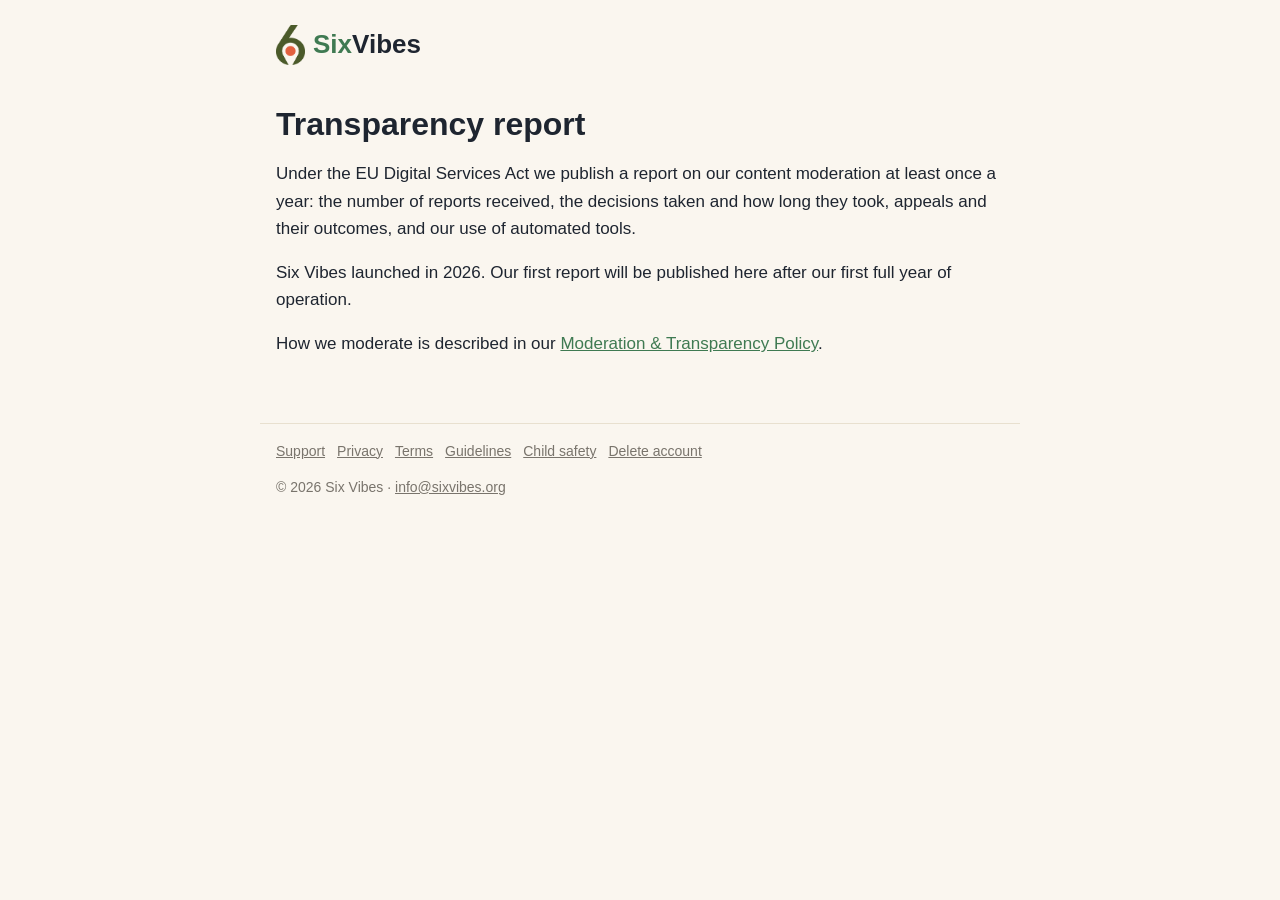
<file: transparency/index.html>
<!doctype html>
<html lang="en">
<head>
<meta charset="utf-8">
<meta name="viewport" content="width=device-width, initial-scale=1">
<title>Transparency report · Six Vibes</title>
<link rel="icon" href="/favicon.png">
<link rel="stylesheet" href="/style.css">
</head>
<body>
<header><a class="brand" href="/"><img src="/logo-mark.png" alt=""><span><span class="six">Six</span><span class="vibes">Vibes</span></span></a></header>
<main>
<h1>Transparency report</h1>
<p>Under the EU Digital Services Act we publish a report on our content moderation at least once a year: the number of reports received, the decisions taken and how long they took, appeals and their outcomes, and our use of automated tools.</p>
<p>Six Vibes launched in 2026. Our first report will be published here after our first full year of operation.</p>
<p>How we moderate is described in our <a href="/dsa-moderation-policy/">Moderation &amp; Transparency Policy</a>.</p>


</main>
<footer>
<a href="/support/">Support</a><a href="/privacy/">Privacy</a><a href="/terms/">Terms</a><a href="/community-guidelines/">Guidelines</a><a href="/child-safety/">Child safety</a><a href="/delete-account/">Delete account</a>
<p>© 2026 Six Vibes · <a href="mailto:info@sixvibes.org">info@sixvibes.org</a></p>
</footer>
</body>
</html>
</file>
<file: style.css>
:root {
  --bg: #FAF6EF;
  --surface: #FFFFFF;
  --surface-muted: #F1EADC;
  --border: #E8E0CF;
  --text: #1E2530;
  --text-muted: #79746C;
  --accent: #3F7A52;
  --accent-soft: #DCEEDD;
}
* { box-sizing: border-box; }
body {
  margin: 0;
  background: var(--bg);
  color: var(--text);
  font: 17px/1.6 -apple-system, BlinkMacSystemFont, "Segoe UI", Roboto, Helvetica, Arial, sans-serif;
}
a { color: var(--accent); }
header, main, footer { max-width: 760px; margin: 0 auto; padding: 0 16px; }
header { padding-top: 24px; padding-bottom: 8px; }
.brand { display: inline-flex; align-items: center; gap: 8px; text-decoration: none; font-size: 26px; font-weight: 800; }
.brand img { width: 29px; height: 40px; }
.brand .six { color: var(--accent); }
.brand .vibes { color: var(--text); }
main { padding-bottom: 48px; }
h1 { font-size: 32px; line-height: 1.2; margin: 24px 0 8px; }
h2 { font-size: 22px; margin-top: 36px; }
h3 { font-size: 18px; }
.lead { font-size: 20px; color: var(--text-muted); }
.card { background: var(--surface); border: 1px solid var(--border); border-radius: 16px; padding: 20px; margin: 20px 0; }
.note { background: var(--surface-muted); border-radius: 12px; padding: 12px 16px; font-size: 15px; color: var(--text-muted); }
.vibes-row { display: grid; grid-template-columns: repeat(3, 1fr); gap: 8px; margin: 20px 0; }
.vibes-row span { background: var(--accent-soft); color: var(--accent); border-radius: 999px; padding: 6px 0; text-align: center; font-weight: 600; font-size: 15px; }
.links { list-style: none; padding: 0; }
.links li { margin: 6px 0; }
table { border-collapse: collapse; width: 100%; display: block; overflow-x: auto; font-size: 15px; }
th, td { border: 1px solid var(--border); padding: 8px; text-align: left; vertical-align: top; }
th { background: var(--surface-muted); }
blockquote { margin: 0; padding: 4px 16px; border-left: 3px solid var(--border); color: var(--text-muted); }
footer { border-top: 1px solid var(--border); padding-top: 16px; padding-bottom: 32px; font-size: 14px; color: var(--text-muted); }
footer a { color: var(--text-muted); margin-right: 12px; }
</file>
